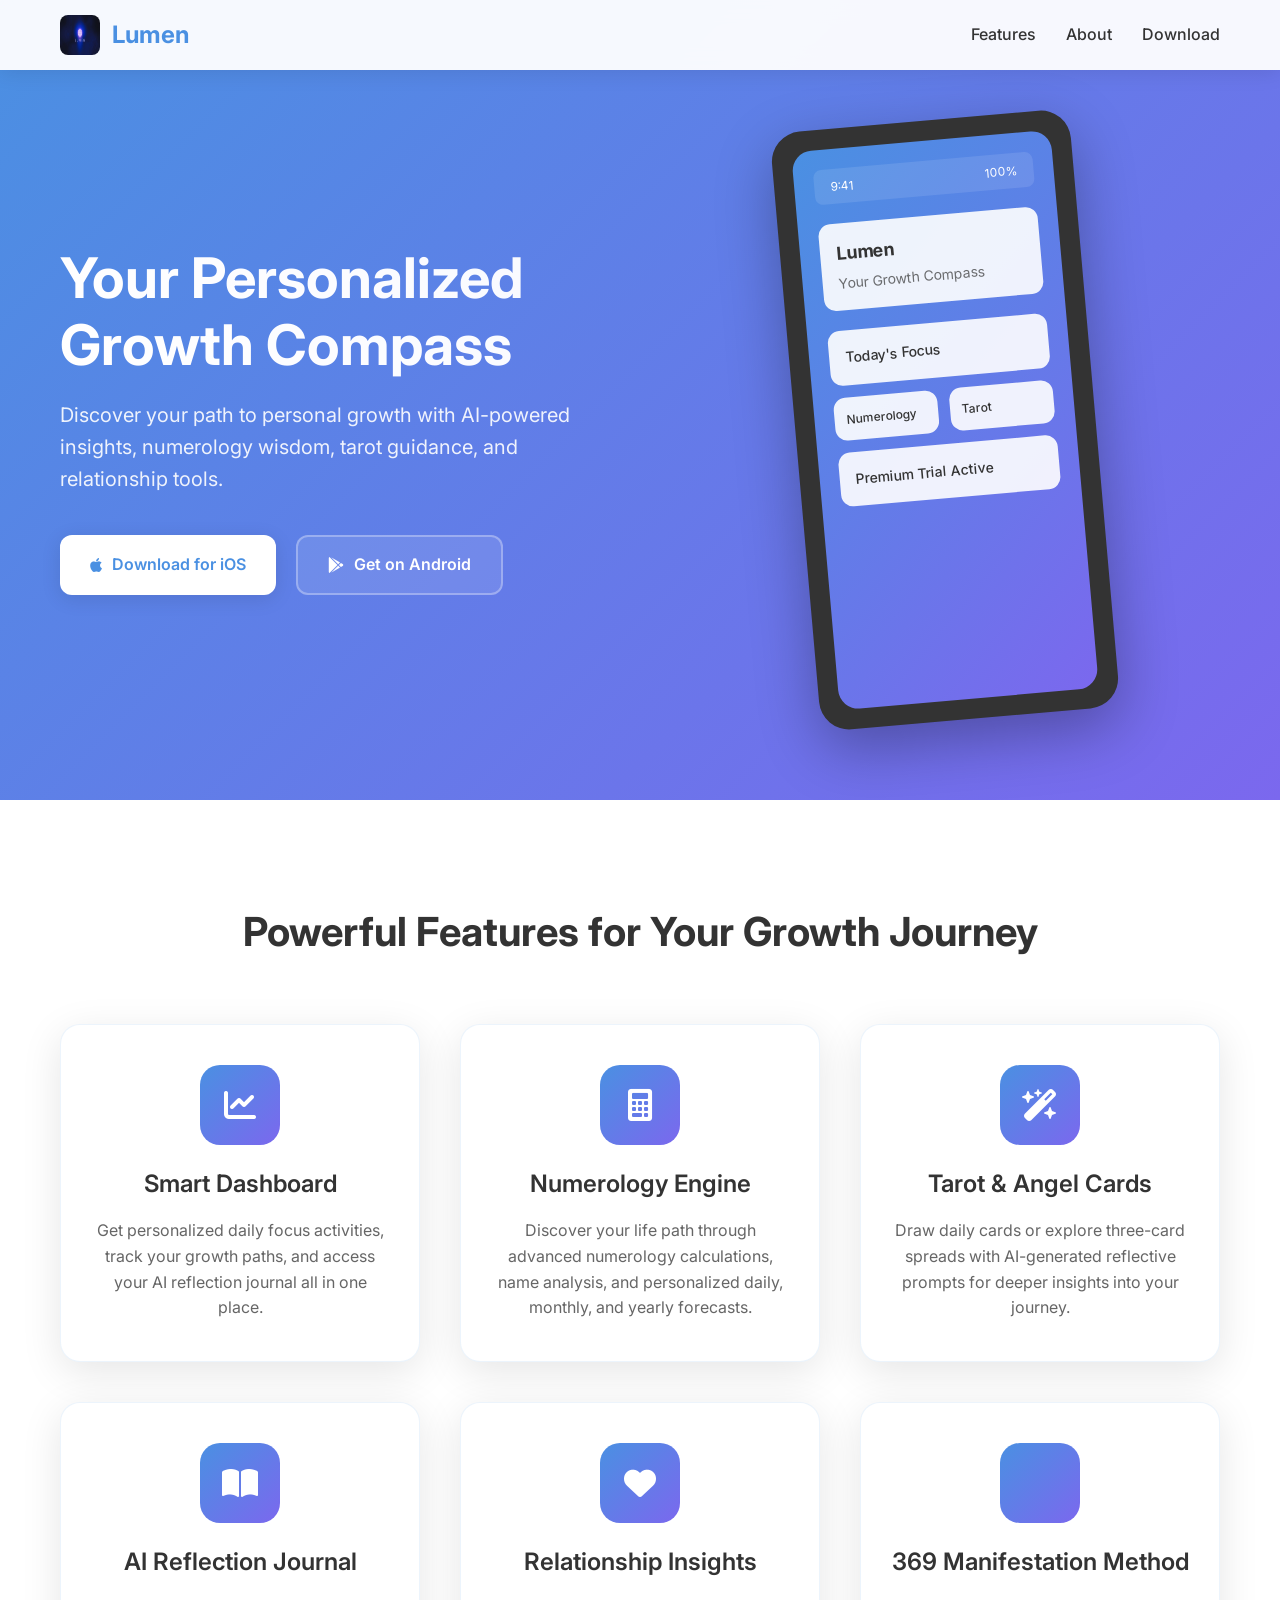
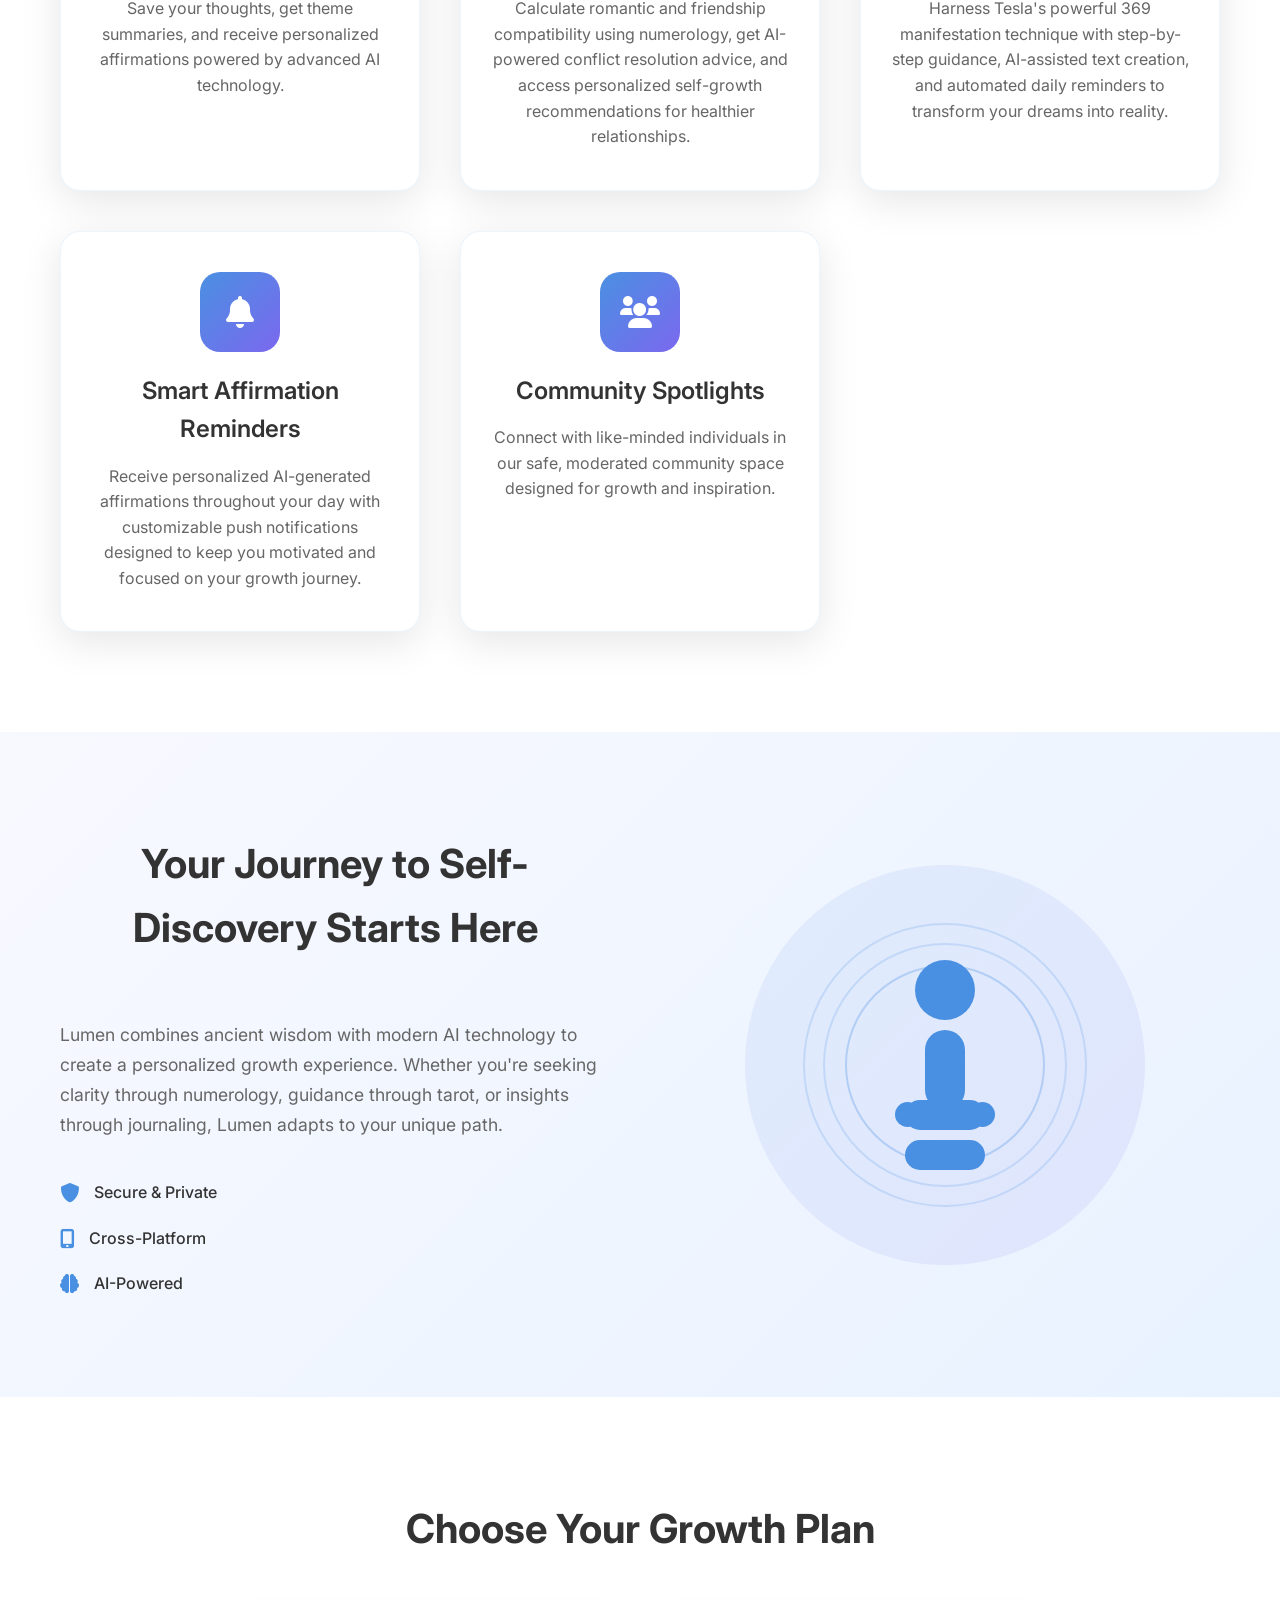
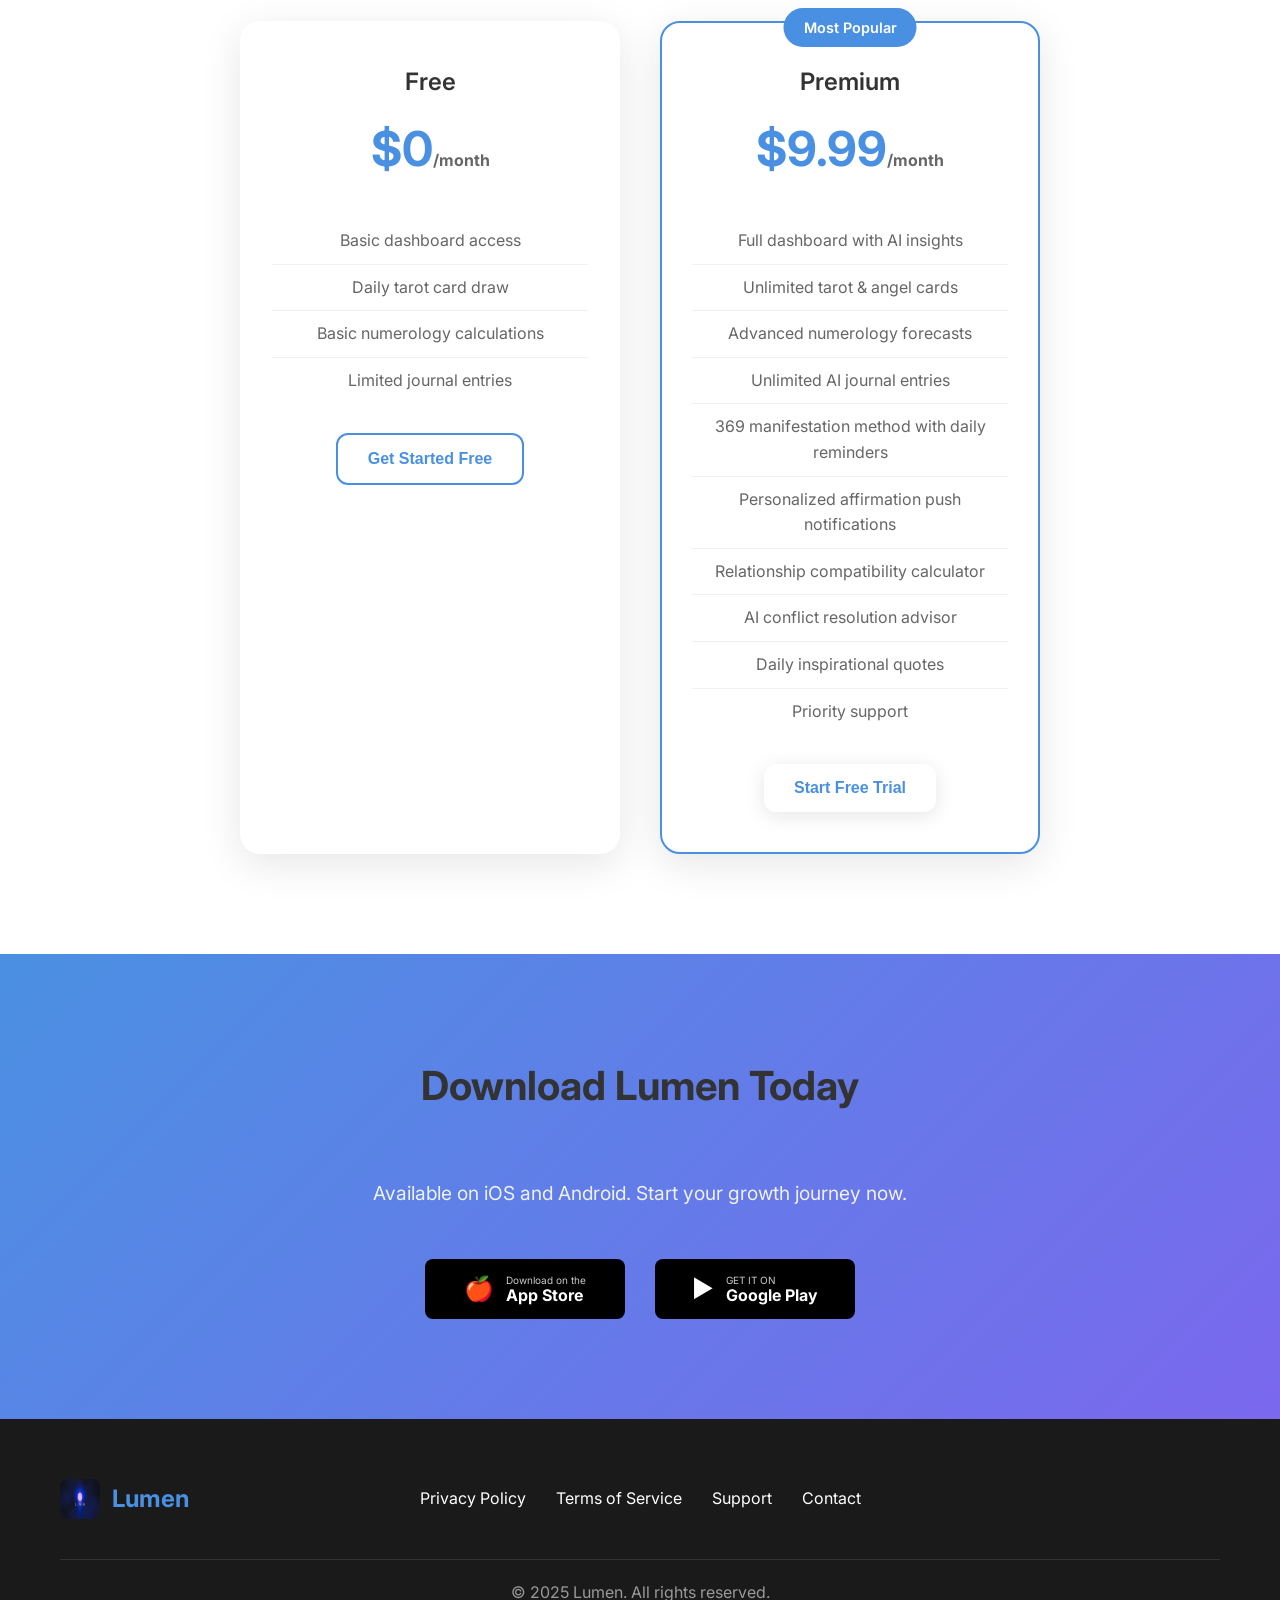
<file: index.html>
<!DOCTYPE html>
<html lang="en">
<head>
    <meta charset="UTF-8">
    <meta name="viewport" content="width=device-width, initial-scale=1.0">
    <title>Lumen: Your Personalized Growth Compass</title>
    <meta name="description" content="Discover your path to personal growth with Lumen - featuring numerology, tarot readings, AI-powered journaling, relationship insights, and compatibility tools.">
    <meta name="keywords" content="personal growth, numerology, tarot, AI journaling, relationship compatibility, self-improvement, spiritual guidance">
    <meta name="author" content="Lumen App">
    <meta property="og:title" content="Lumen: Your Personalized Growth Compass">
    <meta property="og:description" content="Discover your path to personal growth with AI-powered insights, numerology wisdom, and tarot guidance.">
    <meta property="og:type" content="website">
    <meta property="og:image" content="logo.png">
    <meta name="twitter:card" content="summary_large_image">
    <meta name="twitter:title" content="Lumen: Your Personalized Growth Compass">
    <meta name="twitter:description" content="Discover your path to personal growth with AI-powered insights, numerology wisdom, and tarot guidance."></meta>
    <link rel="stylesheet" href="styles.css">
    <link href="https://fonts.googleapis.com/css2?family=Inter:wght@300;400;500;600;700&display=swap" rel="stylesheet">
    <link rel="stylesheet" href="https://cdnjs.cloudflare.com/ajax/libs/font-awesome/6.0.0/css/all.min.css">
</head>
<body>
    <!-- Header -->
    <header class="header">
        <nav class="nav">
            <div class="nav-container">
                <div class="nav-logo">
                    <img src="logo.png" alt="Lumen Logo" class="logo">
                    <span class="logo-text">Lumen</span>
                </div>
                <div class="nav-links">
                    <a href="#features" class="nav-link">Features</a>
                    <a href="#about" class="nav-link">About</a>
                    <a href="#download" class="nav-link">Download</a>
                </div>
            </div>
        </nav>
    </header>

    <!-- Hero Section -->
    <section class="hero">
        <div class="hero-container">
            <div class="hero-content">
                <h1 class="hero-title">Your Personalized Growth Compass</h1>
                <p class="hero-subtitle">Discover your path to personal growth with AI-powered insights, numerology wisdom, tarot guidance, and relationship tools.</p>
                <div class="hero-buttons">
                    <a href="#download" class="btn btn-primary">
                        <i class="fab fa-apple"></i>
                        Download for iOS
                    </a>
                    <a href="#download" class="btn btn-secondary">
                        <i class="fab fa-google-play"></i>
                        Get on Android
                    </a>
                </div>
            </div>
            <div class="hero-image">
                <div class="phone-mockup">
                    <div class="phone-screen">
                        <div class="app-mockup-content">
                        <div class="mockup-header">
                            <div class="mockup-status-bar">9:41</div>
                            <div class="mockup-battery">100%</div>
                        </div>
                        <div class="mockup-app-header">
                            <h3>Lumen</h3>
                            <p>Your Growth Compass</p>
                        </div>
                        <div class="mockup-cards">
                            <div class="mockup-card">Today's Focus</div>
                            <div class="mockup-card-row">
                                <div class="mockup-card small">Numerology</div>
                                <div class="mockup-card small">Tarot</div>
                            </div>
                            <div class="mockup-card">Premium Trial Active</div>
                        </div>
                    </div>
                    </div>
                </div>
            </div>
        </div>
    </section>

    <!-- Features Section -->
    <section id="features" class="features">
        <div class="container">
            <h2 class="section-title">Powerful Features for Your Growth Journey</h2>
            <div class="features-grid">
                <div class="feature-card">
                    <div class="feature-icon">
                        <i class="fas fa-chart-line"></i>
                    </div>
                    <h3 class="feature-title">Smart Dashboard</h3>
                    <p class="feature-description">Get personalized daily focus activities, track your growth paths, and access your AI reflection journal all in one place.</p>
                </div>
                
                <div class="feature-card">
                    <div class="feature-icon">
                        <i class="fas fa-calculator"></i>
                    </div>
                    <h3 class="feature-title">Numerology Engine</h3>
                    <p class="feature-description">Discover your life path through advanced numerology calculations, name analysis, and personalized daily, monthly, and yearly forecasts.</p>
                </div>
                
                <div class="feature-card">
                    <div class="feature-icon">
                        <i class="fas fa-wand-magic-sparkles"></i>
                    </div>
                    <h3 class="feature-title">Tarot & Angel Cards</h3>
                    <p class="feature-description">Draw daily cards or explore three-card spreads with AI-generated reflective prompts for deeper insights into your journey.</p>
                </div>
                
                <div class="feature-card">
                    <div class="feature-icon">
                        <i class="fas fa-book-open"></i>
                    </div>
                    <h3 class="feature-title">AI Reflection Journal</h3>
                    <p class="feature-description">Save your thoughts, get theme summaries, and receive personalized affirmations powered by advanced AI technology.</p>
                </div>
                
                <div class="feature-card">
                    <div class="feature-icon">
                        <i class="fas fa-heart"></i>
                    </div>
                    <h3 class="feature-title">Relationship Insights</h3>
                    <p class="feature-description">Calculate romantic and friendship compatibility using numerology, get AI-powered conflict resolution advice, and access personalized self-growth recommendations for healthier relationships.</p>
                </div>
                
                <div class="feature-card">
                    <div class="feature-icon">
                        <i class="fas fa-sparkles"></i>
                    </div>
                    <h3 class="feature-title">369 Manifestation Method</h3>
                    <p class="feature-description">Harness Tesla's powerful 369 manifestation technique with step-by-step guidance, AI-assisted text creation, and automated daily reminders to transform your dreams into reality.</p>
                </div>
                
                <div class="feature-card">
                    <div class="feature-icon">
                        <i class="fas fa-bell"></i>
                    </div>
                    <h3 class="feature-title">Smart Affirmation Reminders</h3>
                    <p class="feature-description">Receive personalized AI-generated affirmations throughout your day with customizable push notifications designed to keep you motivated and focused on your growth journey.</p>
                </div>
                
                <div class="feature-card">
                    <div class="feature-icon">
                        <i class="fas fa-users"></i>
                    </div>
                    <h3 class="feature-title">Community Spotlights</h3>
                    <p class="feature-description">Connect with like-minded individuals in our safe, moderated community space designed for growth and inspiration.</p>
                </div>
            </div>
        </div>
    </section>

    <!-- About Section -->
    <section id="about" class="about">
        <div class="container">
            <div class="about-content">
                <div class="about-text">
                    <h2 class="section-title">Your Journey to Self-Discovery Starts Here</h2>
                    <p class="about-description">
                        Lumen combines ancient wisdom with modern AI technology to create a personalized growth experience. 
                        Whether you're seeking clarity through numerology, guidance through tarot, or insights through journaling, 
                        Lumen adapts to your unique path.
                    </p>
                    <div class="about-features">
                        <div class="about-feature">
                            <i class="fas fa-shield-alt"></i>
                            <span>Secure & Private</span>
                        </div>
                        <div class="about-feature">
                            <i class="fas fa-mobile-alt"></i>
                            <span>Cross-Platform</span>
                        </div>
                        <div class="about-feature">
                            <i class="fas fa-brain"></i>
                            <span>AI-Powered</span>
                        </div>
                    </div>
                </div>
                <div class="about-image">
                    <div class="gradient-circle"></div>
                    <div class="meditation-illustration">
                        <div class="meditation-figure">
                            <div class="meditation-head"></div>
                            <div class="meditation-body"></div>
                            <div class="meditation-arms"></div>
                            <div class="meditation-legs"></div>
                        </div>
                        <div class="meditation-aura"></div>
                    </div>
                </div>
            </div>
        </div>
    </section>

    <!-- Pricing Section -->
    <section class="pricing">
        <div class="container">
            <h2 class="section-title">Choose Your Growth Plan</h2>
            <div class="pricing-cards">
                <div class="pricing-card">
                    <h3 class="pricing-title">Free</h3>
                    <div class="pricing-price">$0<span>/month</span></div>
                    <ul class="pricing-features">
                        <li>Basic dashboard access</li>
                        <li>Daily tarot card draw</li>
                        <li>Basic numerology calculations</li>
                        <li>Limited journal entries</li>
                    </ul>
                    <button class="btn btn-outline" onclick="document.getElementById('download').scrollIntoView({ behavior: 'smooth' })">Get Started Free</button>
                </div>
                
                <div class="pricing-card featured">
                    <div class="pricing-badge">Most Popular</div>
                    <h3 class="pricing-title">Premium</h3>
                    <div class="pricing-price">$9.99<span>/month</span></div>
                    <ul class="pricing-features">
                        <li>Full dashboard with AI insights</li>
                        <li>Unlimited tarot & angel cards</li>
                        <li>Advanced numerology forecasts</li>
                        <li>Unlimited AI journal entries</li>
                        <li>369 manifestation method with daily reminders</li>
                        <li>Personalized affirmation push notifications</li>
                        <li>Relationship compatibility calculator</li>
                        <li>AI conflict resolution advisor</li>
                        <li>Daily inspirational quotes</li>
                        <li>Priority support</li>
                    </ul>
                    <button class="btn btn-primary" onclick="document.getElementById('download').scrollIntoView({ behavior: 'smooth' })">Start Free Trial</button>
                </div>
            </div>
        </div>
    </section>

    <!-- Download Section -->
    <section id="download" class="download">
        <div class="container">
            <h2 class="section-title">Download Lumen Today</h2>
            <p class="download-subtitle">Available on iOS and Android. Start your growth journey now.</p>
            <div class="download-buttons">
                <a href="#" class="download-btn app-store-btn" onclick="alert('App Store link will be available when the app is published!')">
                    <div class="badge-content">
                        <span class="badge-icon">🍎</span>
                        <div class="badge-text">
                            <div class="badge-small">Download on the</div>
                            <div class="badge-large">App Store</div>
                        </div>
                    </div>
                </a>
                <a href="#" class="download-btn google-play-btn" onclick="alert('Google Play link will be available when the app is published!')">
                    <div class="badge-content">
                        <span class="badge-icon">▶</span>
                        <div class="badge-text">
                            <div class="badge-small">GET IT ON</div>
                            <div class="badge-large">Google Play</div>
                        </div>
                    </div>
                </a>
            </div>
        </div>
    </section>

    <!-- Footer -->
    <footer class="footer">
        <div class="container">
            <div class="footer-content">
                <div class="footer-logo">
                    <img src="logo.png" alt="Lumen Logo" class="logo">
                    <span class="logo-text">Lumen</span>
                </div>
                <div class="footer-links">
                    <a href="privacy-policy.html" class="footer-link">Privacy Policy</a>
                    <a href="terms-of-service.html" class="footer-link">Terms of Service</a>
                    <a href="support.html" class="footer-link">Support</a>
                    <a href="contact.html" class="footer-link">Contact</a>
                </div>
                <div class="footer-social">
                </div>
            </div>
            <div class="footer-bottom">
                <p>&copy; 2025 Lumen. All rights reserved.</p>
            </div>
        </div>
    </footer>

    <script src="script.js"></script>
    
    <!-- Intercom Chat Widget -->
    <script>
      window.intercomSettings = {
        api_base: "https://api-iam.intercom.io",
        app_id: "ft4amfw8"
      };
    </script>
    <script>
      // We pre-filled your app ID in the widget URL: 'https://widget.intercom.io/widget/ft4amfw8'
      (function(){var w=window;var ic=w.Intercom;if(typeof ic==="function"){ic('reattach_activator');ic('update',w.intercomSettings);}else{var d=document;var i=function(){i.c(arguments);};i.q=[];i.c=function(args){i.q.push(args);};w.Intercom=i;var l=function(){var s=d.createElement('script');s.type='text/javascript';s.async=true;s.src='https://widget.intercom.io/widget/ft4amfw8';var x=d.getElementsByTagName('script')[0];x.parentNode.insertBefore(s,x);};if(document.readyState==='complete'){l();}else if(w.attachEvent){w.attachEvent('onload',l);}else{w.addEventListener('load',l,false);}}})();
    </script>
</body>
</html>
</file>
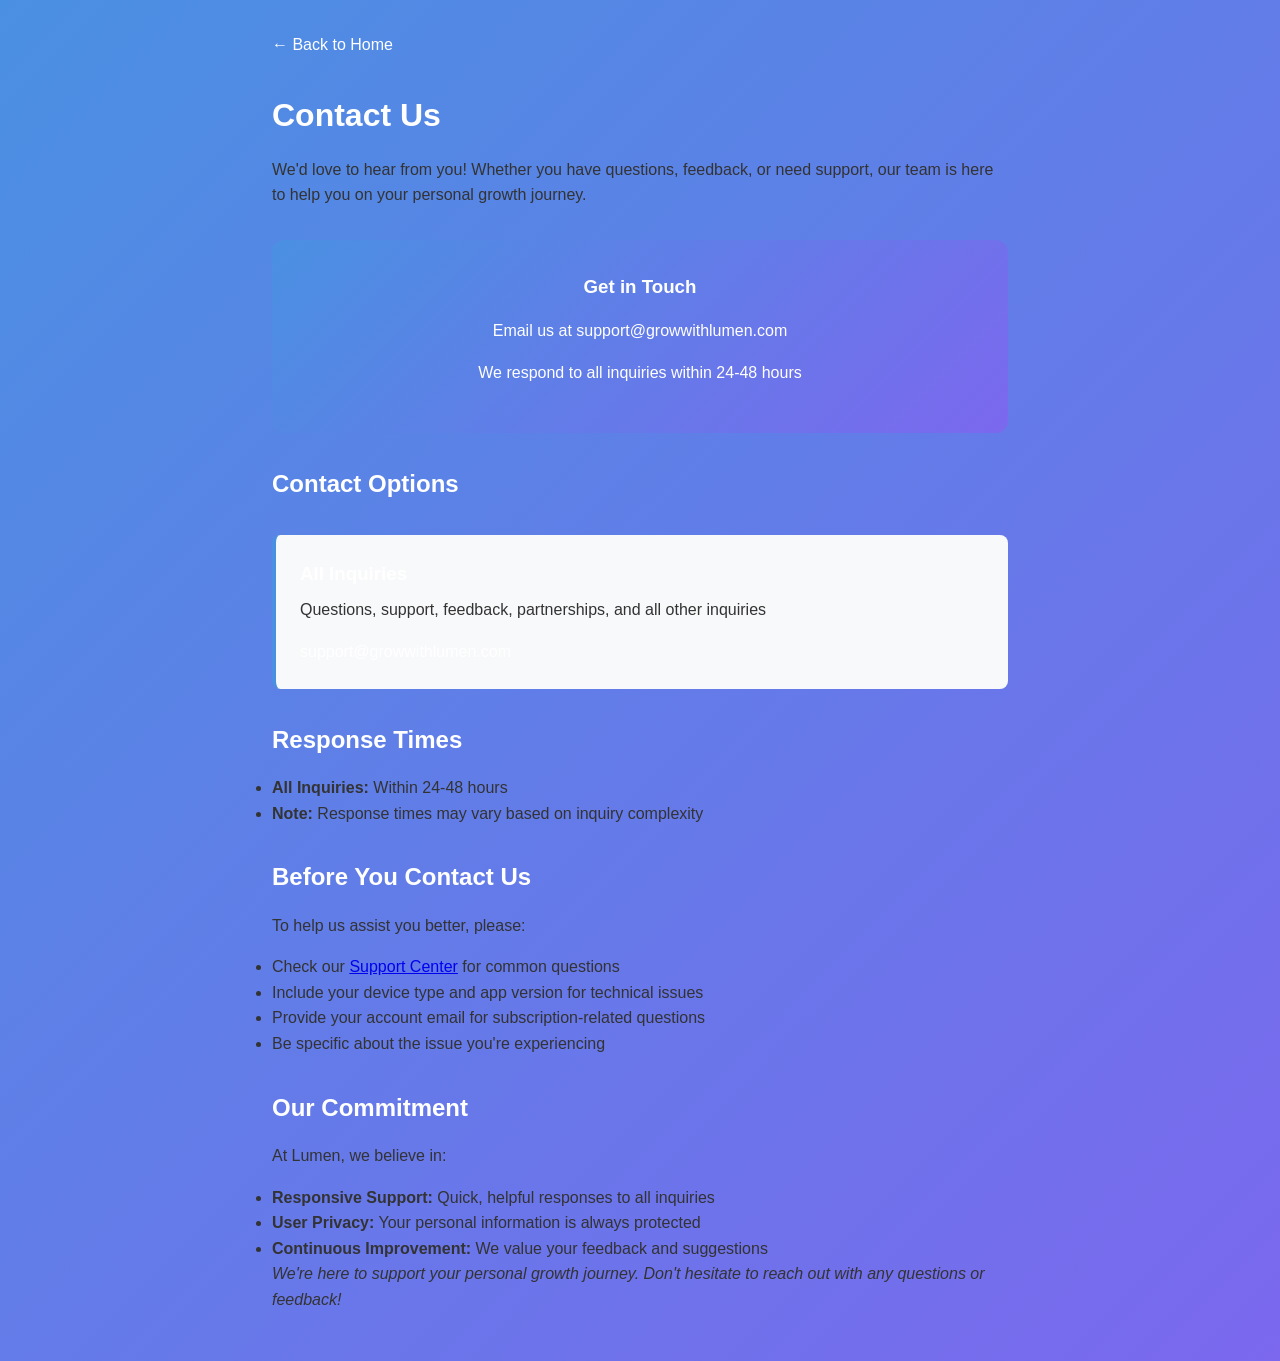
<file: contact.html>
<!DOCTYPE html>
<html lang="en">
<head>
    <meta charset="UTF-8">
    <meta name="viewport" content="width=device-width, initial-scale=1.0">
    <title>Contact Us - Lumen: Your Personalized Growth Compass</title>
    <link rel="stylesheet" href="styles.css">
    <style>
        .contact-content {
            max-width: 800px;
            margin: 0 auto;
            padding: 2rem;
            line-height: 1.6;
            color: #333;
        }
        .contact-content h1 {
            color: #fff;
            margin-bottom: 1rem;
        }
        .contact-content h2 {
            color: #fff;
            margin-top: 2rem;
            margin-bottom: 1rem;
        }
        .contact-content p {
            margin-bottom: 1rem;
        }
        .back-link {
            display: inline-block;
            margin-bottom: 2rem;
            color: #fff;
            text-decoration: none;
            font-weight: 500;
        }
        .back-link:hover {
            text-decoration: underline;
        }
        .contact-card {
            background: linear-gradient(135deg, #4A90E2, #7B68EE);
            color: white;
            padding: 2rem;
            border-radius: 12px;
            margin: 2rem 0;
            text-align: center;
        }
        .contact-card h3 {
            margin-bottom: 1rem;
        }
        .contact-card a {
            color: white;
            text-decoration: none;
            font-weight: 500;
        }
        .contact-card a:hover {
            text-decoration: underline;
        }
        .contact-grid {
            display: grid;
            grid-template-columns: repeat(auto-fit, minmax(250px, 1fr));
            gap: 1.5rem;
            margin: 2rem 0;
        }
        .contact-item {
            background: #f8f9fa;
            padding: 1.5rem;
            border-radius: 8px;
            border-left: 4px solid #4A90E2;
        }
        .contact-item h3 {
            color: #fff;
            margin-bottom: 0.5rem;
        }
        .contact-item a {
            color: #fff;
            text-decoration: none;
        }
        .contact-item a:hover {
            text-decoration: underline;
        }
        .social-links {
            display: flex;
            justify-content: center;
            gap: 2rem;
            margin: 2rem 0;
        }
        .social-links a {
            color: #fff;
            text-decoration: none;
            font-weight: 500;
        }
        .social-links a:hover {
            text-decoration: underline;
        }
    </style>
</head>
<body>
    <div class="contact-content">
        <a href="index.html" class="back-link">← Back to Home</a>
        
        <h1>Contact Us</h1>
        <p>We'd love to hear from you! Whether you have questions, feedback, or need support, our team is here to help you on your personal growth journey.</p>
        
        <div class="contact-card">
            <h3>Get in Touch</h3>
            <p>Email us at <a href="mailto:support@growwithlumen.com">support@growwithlumen.com</a></p>
            <p>We respond to all inquiries within 24-48 hours</p>
        </div>
        
        <h2>Contact Options</h2>
        
        <div class="contact-grid">
            <div class="contact-item">
                <h3>All Inquiries</h3>
                <p>Questions, support, feedback, partnerships, and all other inquiries</p>
                <a href="mailto:support@growwithlumen.com">support@growwithlumen.com</a>
            </div>
        </div>
        
        <h2>Response Times</h2>
        <ul>
            <li><strong>All Inquiries:</strong> Within 24-48 hours</li>
            <li><strong>Note:</strong> Response times may vary based on inquiry complexity</li>
        </ul>
        
        <h2>Before You Contact Us</h2>
        <p>To help us assist you better, please:</p>
        <ul>
            <li>Check our <a href="support.html">Support Center</a> for common questions</li>
            <li>Include your device type and app version for technical issues</li>
            <li>Provide your account email for subscription-related questions</li>
            <li>Be specific about the issue you're experiencing</li>
        </ul>
        
        
        <h2>Our Commitment</h2>
        <p>At Lumen, we believe in:</p>
        <ul>
            <li><strong>Responsive Support:</strong> Quick, helpful responses to all inquiries</li>
            <li><strong>User Privacy:</strong> Your personal information is always protected</li>
            <li><strong>Continuous Improvement:</strong> We value your feedback and suggestions</li>
        </ul>
        
        <p><em>We're here to support your personal growth journey. Don't hesitate to reach out with any questions or feedback!</em></p>
    </div>
    
    <!-- Intercom Chat Widget -->
    <script>
      window.intercomSettings = {
        api_base: "https://api-iam.intercom.io",
        app_id: "ft4amfw8"
      };
    </script>
    <script>
      // We pre-filled your app ID in the widget URL: 'https://widget.intercom.io/widget/ft4amfw8'
      (function(){var w=window;var ic=w.Intercom;if(typeof ic==="function"){ic('reattach_activator');ic('update',w.intercomSettings);}else{var d=document;var i=function(){i.c(arguments);};i.q=[];i.c=function(args){i.q.push(args);};w.Intercom=i;var l=function(){var s=d.createElement('script');s.type='text/javascript';s.async=true;s.src='https://widget.intercom.io/widget/ft4amfw8';var x=d.getElementsByTagName('script')[0];x.parentNode.insertBefore(s,x);};if(document.readyState==='complete'){l();}else if(w.attachEvent){w.attachEvent('onload',l);}else{w.addEventListener('load',l,false);}}})();
    </script>
</body>
</html>
</file>
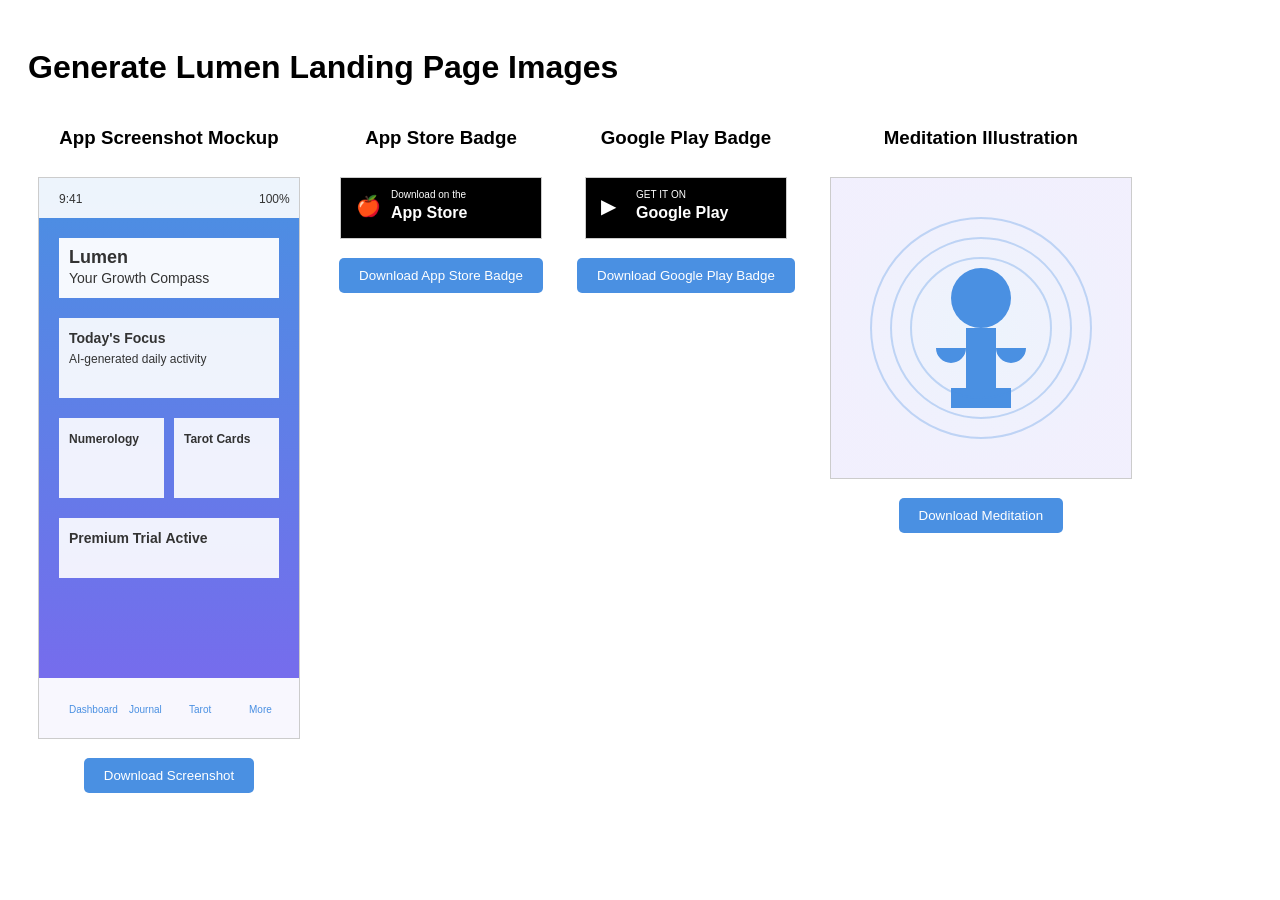
<file: create-images.html>
<!DOCTYPE html>
<html>
<head>
    <title>Generate Placeholder Images</title>
    <style>
        body { font-family: Arial, sans-serif; padding: 20px; }
        canvas { border: 1px solid #ccc; margin: 10px; }
        .container { display: flex; flex-wrap: wrap; gap: 20px; }
        .image-section { text-align: center; }
        button { padding: 10px 20px; margin: 5px; background: #4A90E2; color: white; border: none; border-radius: 5px; cursor: pointer; }
    </style>
</head>
<body>
    <h1>Generate Lumen Landing Page Images</h1>
    <div class="container">
        <div class="image-section">
            <h3>App Screenshot Mockup</h3>
            <canvas id="screenshot" width="260" height="560"></canvas>
            <br>
            <button onclick="downloadCanvas('screenshot', 'app-screenshot.png')">Download Screenshot</button>
        </div>
        
        <div class="image-section">
            <h3>App Store Badge</h3>
            <canvas id="appstore" width="200" height="60"></canvas>
            <br>
            <button onclick="downloadCanvas('appstore', 'app-store-badge.png')">Download App Store Badge</button>
        </div>
        
        <div class="image-section">
            <h3>Google Play Badge</h3>
            <canvas id="googleplay" width="200" height="60"></canvas>
            <br>
            <button onclick="downloadCanvas('googleplay', 'google-play-badge.png')">Download Google Play Badge</button>
        </div>
        
        <div class="image-section">
            <h3>Meditation Illustration</h3>
            <canvas id="meditation" width="300" height="300"></canvas>
            <br>
            <button onclick="downloadCanvas('meditation', 'meditation-illustration.svg')">Download Meditation</button>
        </div>
    </div>
    
    <script>
        // Create app screenshot mockup with royal blue gradient
        function createScreenshot() {
            const canvas = document.getElementById('screenshot');
            const ctx = canvas.getContext('2d');
            
            // Background gradient (royal blue)
            const gradient = ctx.createLinearGradient(0, 0, 0, 560);
            gradient.addColorStop(0, '#4A90E2');
            gradient.addColorStop(1, '#7B68EE');
            ctx.fillStyle = gradient;
            ctx.fillRect(0, 0, 260, 560);
            
            // Status bar
            ctx.fillStyle = 'rgba(255, 255, 255, 0.9)';
            ctx.fillRect(0, 0, 260, 40);
            ctx.fillStyle = '#333';
            ctx.font = '12px Arial';
            ctx.fillText('9:41', 20, 25);
            ctx.fillText('100%', 220, 25);
            
            // Header
            ctx.fillStyle = 'rgba(255, 255, 255, 0.95)';
            ctx.fillRect(20, 60, 220, 60);
            ctx.fillStyle = '#333';
            ctx.font = 'bold 18px Arial';
            ctx.fillText('Lumen', 30, 85);
            ctx.font = '14px Arial';
            ctx.fillText('Your Growth Compass', 30, 105);
            
            // Dashboard cards
            ctx.fillStyle = 'rgba(255, 255, 255, 0.9)';
            ctx.fillRect(20, 140, 220, 80);
            ctx.fillRect(20, 240, 105, 80);
            ctx.fillRect(135, 240, 105, 80);
            ctx.fillRect(20, 340, 220, 60);
            
            // Card content
            ctx.fillStyle = '#333';
            ctx.font = 'bold 14px Arial';
            ctx.fillText("Today's Focus", 30, 165);
            ctx.font = '12px Arial';
            ctx.fillText('AI-generated daily activity', 30, 185);
            
            ctx.font = 'bold 12px Arial';
            ctx.fillText('Numerology', 30, 265);
            ctx.fillText('Tarot Cards', 145, 265);
            
            ctx.font = 'bold 14px Arial';
            ctx.fillText('Premium Trial Active', 30, 365);
            
            // Bottom navigation
            ctx.fillStyle = 'rgba(255, 255, 255, 0.95)';
            ctx.fillRect(0, 500, 260, 60);
            ctx.fillStyle = '#4A90E2';
            ctx.font = '10px Arial';
            ctx.fillText('Dashboard', 30, 535);
            ctx.fillText('Journal', 90, 535);
            ctx.fillText('Tarot', 150, 535);
            ctx.fillText('More', 210, 535);
        }
        
        // Create App Store badge
        function createAppStoreBadge() {
            const canvas = document.getElementById('appstore');
            const ctx = canvas.getContext('2d');
            
            // Black background with rounded corners
            ctx.fillStyle = '#000';
            ctx.fillRect(0, 0, 200, 60);
            
            // Apple logo (simplified)
            ctx.fillStyle = '#fff';
            ctx.font = '20px Arial';
            ctx.fillText('🍎', 15, 35);
            
            // Text
            ctx.fillStyle = '#fff';
            ctx.font = '10px Arial';
            ctx.fillText('Download on the', 50, 20);
            ctx.font = 'bold 16px Arial';
            ctx.fillText('App Store', 50, 40);
        }
        
        // Create Google Play badge
        function createGooglePlayBadge() {
            const canvas = document.getElementById('googleplay');
            const ctx = canvas.getContext('2d');
            
            // Black background
            ctx.fillStyle = '#000';
            ctx.fillRect(0, 0, 200, 60);
            
            // Google Play logo (simplified triangle)
            ctx.fillStyle = '#fff';
            ctx.font = '20px Arial';
            ctx.fillText('▶', 15, 35);
            
            // Text
            ctx.fillStyle = '#fff';
            ctx.font = '10px Arial';
            ctx.fillText('GET IT ON', 50, 20);
            ctx.font = 'bold 16px Arial';
            ctx.fillText('Google Play', 50, 40);
        }
        
        // Create meditation illustration
        function createMeditationIllustration() {
            const canvas = document.getElementById('meditation');
            const ctx = canvas.getContext('2d');
            
            // Background gradient
            const gradient = ctx.createRadialGradient(150, 150, 0, 150, 150, 150);
            gradient.addColorStop(0, 'rgba(74, 144, 226, 0.1)');
            gradient.addColorStop(1, 'rgba(123, 104, 238, 0.1)');
            ctx.fillStyle = gradient;
            ctx.fillRect(0, 0, 300, 300);
            
            // Meditation figure (simplified)
            ctx.fillStyle = '#4A90E2';
            ctx.beginPath();
            ctx.arc(150, 120, 30, 0, 2 * Math.PI); // Head
            ctx.fill();
            
            ctx.fillRect(135, 150, 30, 60); // Body
            
            // Arms in meditation pose
            ctx.beginPath();
            ctx.arc(120, 170, 15, 0, Math.PI);
            ctx.arc(180, 170, 15, 0, Math.PI);
            ctx.fill();
            
            // Legs crossed
            ctx.fillRect(120, 210, 60, 20);
            
            // Aura/energy circles
            ctx.strokeStyle = 'rgba(74, 144, 226, 0.3)';
            ctx.lineWidth = 2;
            for (let i = 1; i <= 3; i++) {
                ctx.beginPath();
                ctx.arc(150, 150, 50 + (i * 20), 0, 2 * Math.PI);
                ctx.stroke();
            }
        }
        
        // Download function
        function downloadCanvas(canvasId, filename) {
            const canvas = document.getElementById(canvasId);
            const link = document.createElement('a');
            link.download = filename;
            link.href = canvas.toDataURL();
            link.click();
        }
        
        // Generate all images on load
        window.onload = function() {
            createScreenshot();
            createAppStoreBadge();
            createGooglePlayBadge();
            createMeditationIllustration();
        };
    </script>
</body>
</html>
</file>
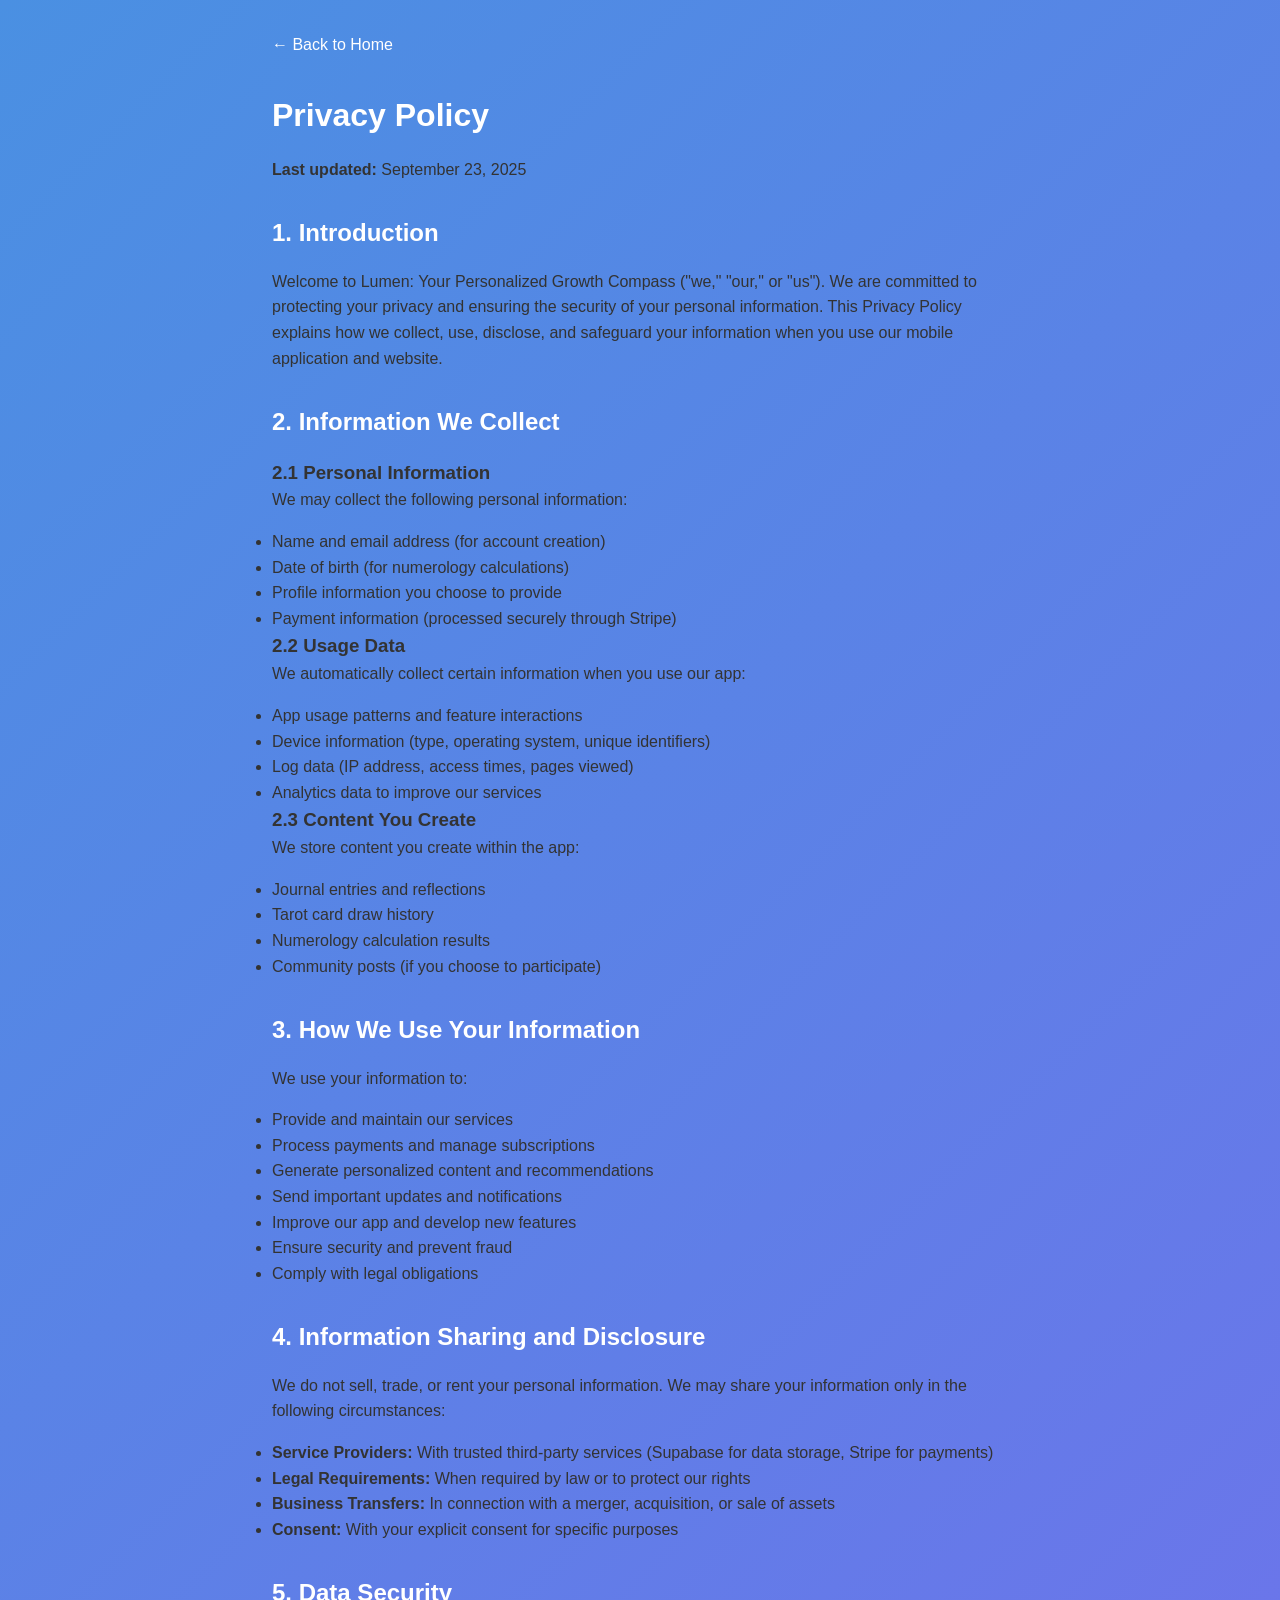
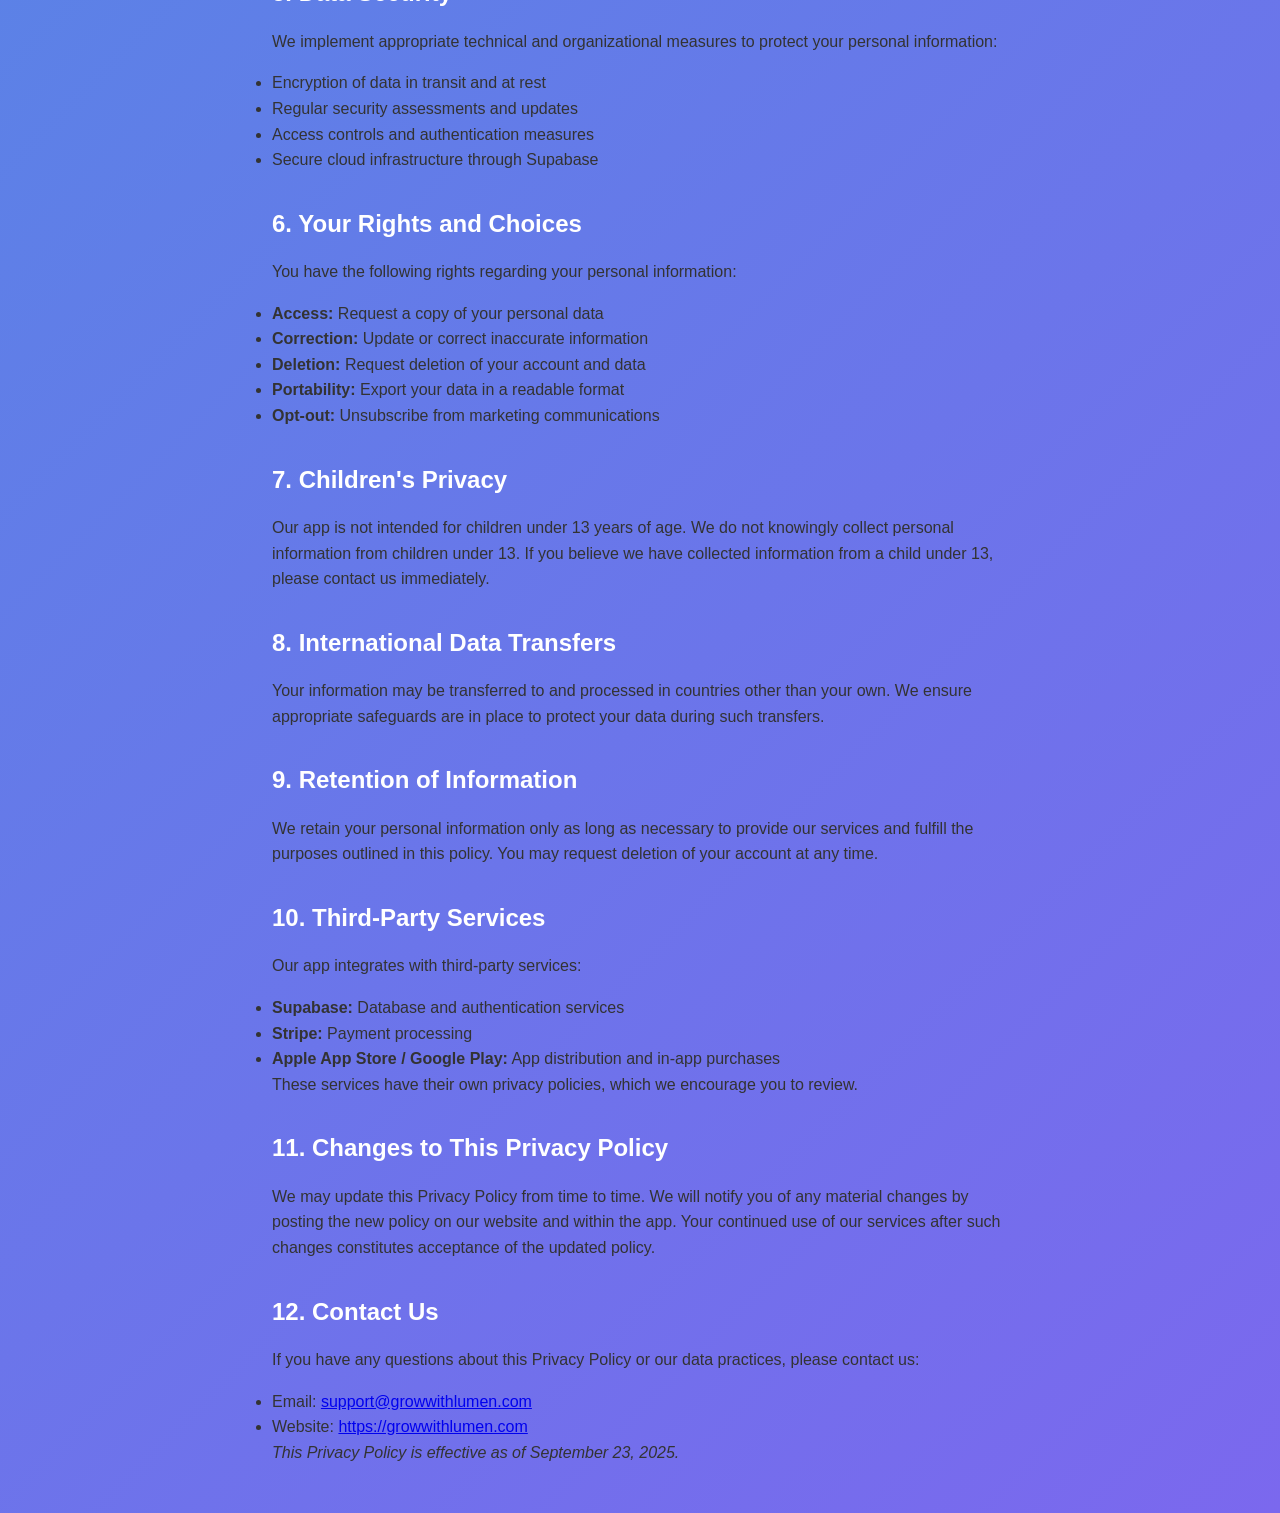
<file: privacy-policy.html>
<!DOCTYPE html>
<html lang="en">
<head>
    <meta charset="UTF-8">
    <meta name="viewport" content="width=device-width, initial-scale=1.0">
    <title>Privacy Policy - Lumen: Your Personalized Growth Compass</title>
    <link rel="stylesheet" href="styles.css">
    <style>
        .legal-content {
            max-width: 800px;
            margin: 0 auto;
            padding: 2rem;
            line-height: 1.6;
            color: #333;
        }
        .legal-content h1 {
            color: #fff;
            margin-bottom: 1rem;
        }
        .legal-content h2 {
            color: #fff;
            margin-top: 2rem;
            margin-bottom: 1rem;
        }
        .legal-content p {
            margin-bottom: 1rem;
        }
        .back-link {
            display: inline-block;
            margin-bottom: 2rem;
            color: #fff;
            text-decoration: none;
            font-weight: 500;
        }
        .back-link:hover {
            text-decoration: underline;
        }
    </style>
</head>
<body>
    <div class="legal-content">
        <a href="index.html" class="back-link">← Back to Home</a>
        
        <h1>Privacy Policy</h1>
        <p><strong>Last updated:</strong> September 23, 2025</p>
        
        <h2>1. Introduction</h2>
        <p>Welcome to Lumen: Your Personalized Growth Compass ("we," "our," or "us"). We are committed to protecting your privacy and ensuring the security of your personal information. This Privacy Policy explains how we collect, use, disclose, and safeguard your information when you use our mobile application and website.</p>
        
        <h2>2. Information We Collect</h2>
        
        <h3>2.1 Personal Information</h3>
        <p>We may collect the following personal information:</p>
        <ul>
            <li>Name and email address (for account creation)</li>
            <li>Date of birth (for numerology calculations)</li>
            <li>Profile information you choose to provide</li>
            <li>Payment information (processed securely through Stripe)</li>
        </ul>
        
        <h3>2.2 Usage Data</h3>
        <p>We automatically collect certain information when you use our app:</p>
        <ul>
            <li>App usage patterns and feature interactions</li>
            <li>Device information (type, operating system, unique identifiers)</li>
            <li>Log data (IP address, access times, pages viewed)</li>
            <li>Analytics data to improve our services</li>
        </ul>
        
        <h3>2.3 Content You Create</h3>
        <p>We store content you create within the app:</p>
        <ul>
            <li>Journal entries and reflections</li>
            <li>Tarot card draw history</li>
            <li>Numerology calculation results</li>
            <li>Community posts (if you choose to participate)</li>
        </ul>
        
        <h2>3. How We Use Your Information</h2>
        <p>We use your information to:</p>
        <ul>
            <li>Provide and maintain our services</li>
            <li>Process payments and manage subscriptions</li>
            <li>Generate personalized content and recommendations</li>
            <li>Send important updates and notifications</li>
            <li>Improve our app and develop new features</li>
            <li>Ensure security and prevent fraud</li>
            <li>Comply with legal obligations</li>
        </ul>
        
        <h2>4. Information Sharing and Disclosure</h2>
        <p>We do not sell, trade, or rent your personal information. We may share your information only in the following circumstances:</p>
        <ul>
            <li><strong>Service Providers:</strong> With trusted third-party services (Supabase for data storage, Stripe for payments)</li>
            <li><strong>Legal Requirements:</strong> When required by law or to protect our rights</li>
            <li><strong>Business Transfers:</strong> In connection with a merger, acquisition, or sale of assets</li>
            <li><strong>Consent:</strong> With your explicit consent for specific purposes</li>
        </ul>
        
        <h2>5. Data Security</h2>
        <p>We implement appropriate technical and organizational measures to protect your personal information:</p>
        <ul>
            <li>Encryption of data in transit and at rest</li>
            <li>Regular security assessments and updates</li>
            <li>Access controls and authentication measures</li>
            <li>Secure cloud infrastructure through Supabase</li>
        </ul>
        
        <h2>6. Your Rights and Choices</h2>
        <p>You have the following rights regarding your personal information:</p>
        <ul>
            <li><strong>Access:</strong> Request a copy of your personal data</li>
            <li><strong>Correction:</strong> Update or correct inaccurate information</li>
            <li><strong>Deletion:</strong> Request deletion of your account and data</li>
            <li><strong>Portability:</strong> Export your data in a readable format</li>
            <li><strong>Opt-out:</strong> Unsubscribe from marketing communications</li>
        </ul>
        
        <h2>7. Children's Privacy</h2>
        <p>Our app is not intended for children under 13 years of age. We do not knowingly collect personal information from children under 13. If you believe we have collected information from a child under 13, please contact us immediately.</p>
        
        <h2>8. International Data Transfers</h2>
        <p>Your information may be transferred to and processed in countries other than your own. We ensure appropriate safeguards are in place to protect your data during such transfers.</p>
        
        <h2>9. Retention of Information</h2>
        <p>We retain your personal information only as long as necessary to provide our services and fulfill the purposes outlined in this policy. You may request deletion of your account at any time.</p>
        
        <h2>10. Third-Party Services</h2>
        <p>Our app integrates with third-party services:</p>
        <ul>
            <li><strong>Supabase:</strong> Database and authentication services</li>
            <li><strong>Stripe:</strong> Payment processing</li>
            <li><strong>Apple App Store / Google Play:</strong> App distribution and in-app purchases</li>
        </ul>
        <p>These services have their own privacy policies, which we encourage you to review.</p>
        
        <h2>11. Changes to This Privacy Policy</h2>
        <p>We may update this Privacy Policy from time to time. We will notify you of any material changes by posting the new policy on our website and within the app. Your continued use of our services after such changes constitutes acceptance of the updated policy.</p>
        
        <h2>12. Contact Us</h2>
        <p>If you have any questions about this Privacy Policy or our data practices, please contact us:</p>
        <ul>
            <li>Email: <a href="mailto:support@growwithlumen.com">support@growwithlumen.com</a></li>
            <li>Website: <a href="https://growwithlumen.com">https://growwithlumen.com</a></li>
        </ul>
        
        <p><em>This Privacy Policy is effective as of September 23, 2025.</em></p>
    </div>
    
    <!-- Intercom Chat Widget -->
    <script>
      window.intercomSettings = {
        api_base: "https://api-iam.intercom.io",
        app_id: "ft4amfw8"
      };
    </script>
    <script>
      // We pre-filled your app ID in the widget URL: 'https://widget.intercom.io/widget/ft4amfw8'
      (function(){var w=window;var ic=w.Intercom;if(typeof ic==="function"){ic('reattach_activator');ic('update',w.intercomSettings);}else{var d=document;var i=function(){i.c(arguments);};i.q=[];i.c=function(args){i.q.push(args);};w.Intercom=i;var l=function(){var s=d.createElement('script');s.type='text/javascript';s.async=true;s.src='https://widget.intercom.io/widget/ft4amfw8';var x=d.getElementsByTagName('script')[0];x.parentNode.insertBefore(s,x);};if(document.readyState==='complete'){l();}else if(w.attachEvent){w.attachEvent('onload',l);}else{w.addEventListener('load',l,false);}}})();
    </script>
</body>
</html>
</file>
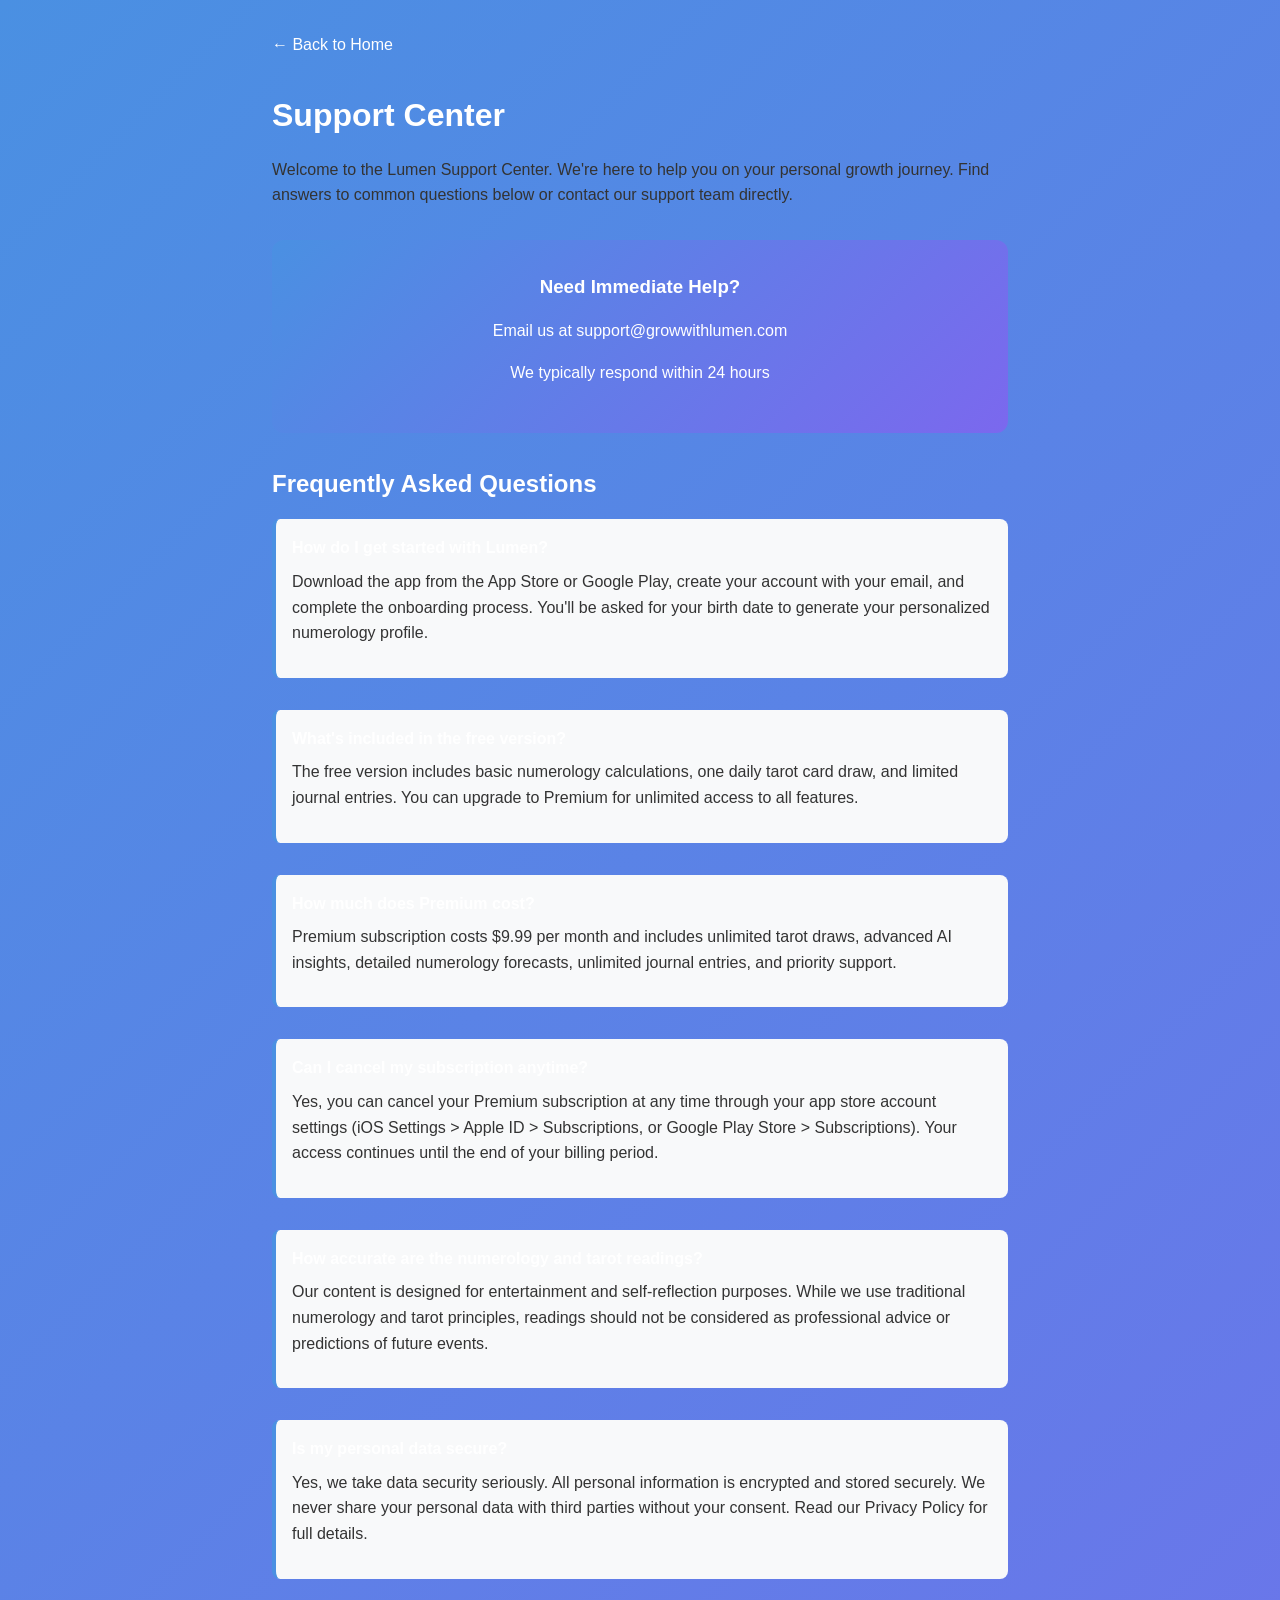
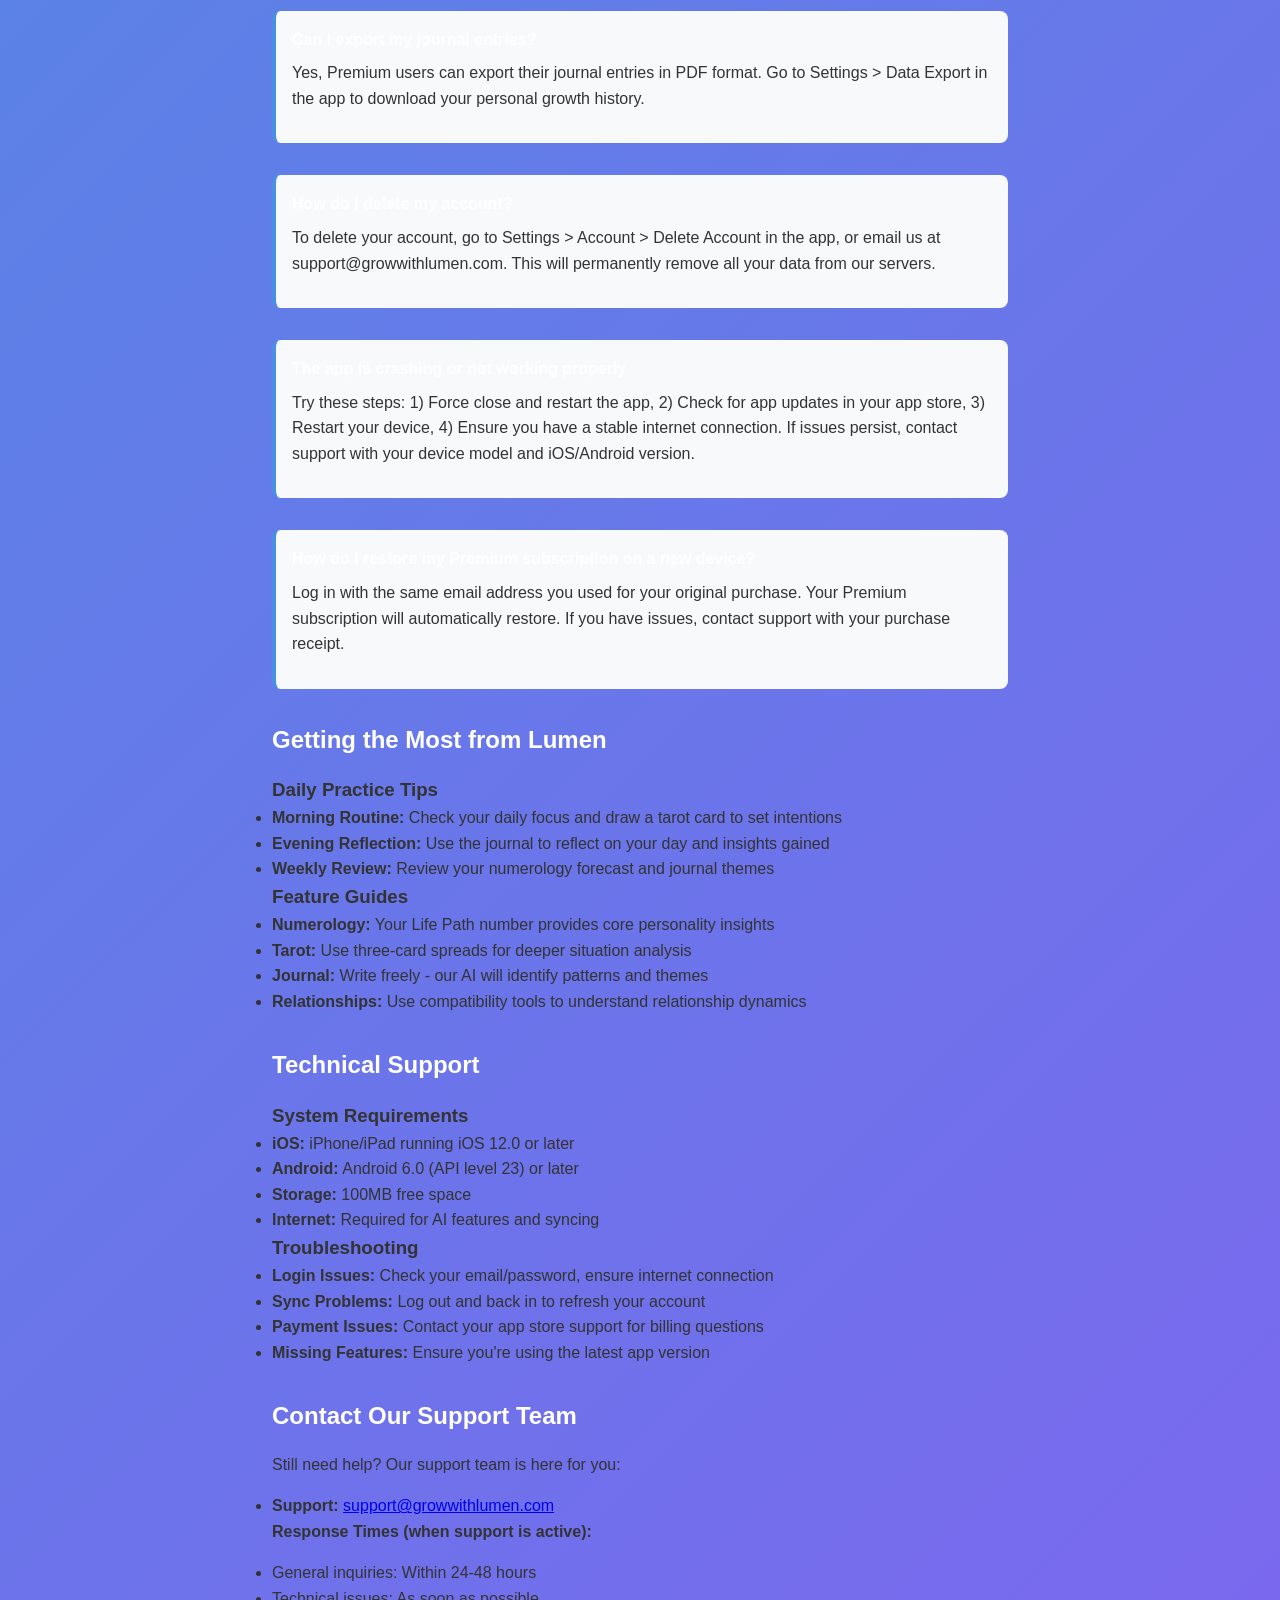
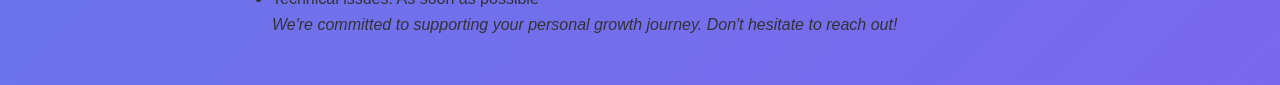
<file: support.html>
<!DOCTYPE html>
<html lang="en">
<head>
    <meta charset="UTF-8">
    <meta name="viewport" content="width=device-width, initial-scale=1.0">
    <title>Support - Lumen: Your Personalized Growth Compass</title>
    <link rel="stylesheet" href="styles.css">
    <style>
        .support-content {
            max-width: 800px;
            margin: 0 auto;
            padding: 2rem;
            line-height: 1.6;
            color: #333;
        }
        .support-content h1 {
            color: #fff;
            margin-bottom: 1rem;
        }
        .support-content h2 {
            color: #fff;
            margin-top: 2rem;
            margin-bottom: 1rem;
        }
        .support-content p {
            margin-bottom: 1rem;
        }
        .back-link {
            display: inline-block;
            margin-bottom: 2rem;
            color: #fff;
            text-decoration: none;
            font-weight: 500;
        }
        .back-link:hover {
            text-decoration: underline;
        }
        .faq-item {
            margin-bottom: 2rem;
            padding: 1rem;
            background: #f8f9fa;
            border-radius: 8px;
            border-left: 4px solid #4A90E2;
        }
        .faq-question {
            font-weight: 600;
            color: #fff;
            margin-bottom: 0.5rem;
        }
        .contact-card {
            background: linear-gradient(135deg, #4A90E2, #7B68EE);
            color: white;
            padding: 2rem;
            border-radius: 12px;
            margin: 2rem 0;
            text-align: center;
        }
        .contact-card h3 {
            margin-bottom: 1rem;
        }
        .contact-card a {
            color: white;
            text-decoration: none;
            font-weight: 500;
        }
        .contact-card a:hover {
            text-decoration: underline;
        }
    </style>
</head>
<body>
    <div class="support-content">
        <a href="index.html" class="back-link">← Back to Home</a>
        
        <h1>Support Center</h1>
        <p>Welcome to the Lumen Support Center. We're here to help you on your personal growth journey. Find answers to common questions below or contact our support team directly.</p>
        
        <div class="contact-card">
            <h3>Need Immediate Help?</h3>
            <p>Email us at <a href="mailto:support@growwithlumen.com">support@growwithlumen.com</a></p>
            <p>We typically respond within 24 hours</p>
        </div>
        
        <h2>Frequently Asked Questions</h2>
        
        <div class="faq-item">
            <div class="faq-question">How do I get started with Lumen?</div>
            <p>Download the app from the App Store or Google Play, create your account with your email, and complete the onboarding process. You'll be asked for your birth date to generate your personalized numerology profile.</p>
        </div>
        
        <div class="faq-item">
            <div class="faq-question">What's included in the free version?</div>
            <p>The free version includes basic numerology calculations, one daily tarot card draw, and limited journal entries. You can upgrade to Premium for unlimited access to all features.</p>
        </div>
        
        <div class="faq-item">
            <div class="faq-question">How much does Premium cost?</div>
            <p>Premium subscription costs $9.99 per month and includes unlimited tarot draws, advanced AI insights, detailed numerology forecasts, unlimited journal entries, and priority support.</p>
        </div>
        
        <div class="faq-item">
            <div class="faq-question">Can I cancel my subscription anytime?</div>
            <p>Yes, you can cancel your Premium subscription at any time through your app store account settings (iOS Settings &gt; Apple ID &gt; Subscriptions, or Google Play Store &gt; Subscriptions). Your access continues until the end of your billing period.</p>
        </div>
        
        <div class="faq-item">
            <div class="faq-question">How accurate are the numerology and tarot readings?</div>
            <p>Our content is designed for entertainment and self-reflection purposes. While we use traditional numerology and tarot principles, readings should not be considered as professional advice or predictions of future events.</p>
        </div>
        
        <div class="faq-item">
            <div class="faq-question">Is my personal data secure?</div>
            <p>Yes, we take data security seriously. All personal information is encrypted and stored securely. We never share your personal data with third parties without your consent. Read our Privacy Policy for full details.</p>
        </div>
        
        <div class="faq-item">
            <div class="faq-question">Can I export my journal entries?</div>
            <p>Yes, Premium users can export their journal entries in PDF format. Go to Settings &gt; Data Export in the app to download your personal growth history.</p>
        </div>
        
        <div class="faq-item">
            <div class="faq-question">How do I delete my account?</div>
            <p>To delete your account, go to Settings &gt; Account &gt; Delete Account in the app, or email us at support@growwithlumen.com. This will permanently remove all your data from our servers.</p>
        </div>
        
        <div class="faq-item">
            <div class="faq-question">The app is crashing or not working properly</div>
            <p>Try these steps: 1) Force close and restart the app, 2) Check for app updates in your app store, 3) Restart your device, 4) Ensure you have a stable internet connection. If issues persist, contact support with your device model and iOS/Android version.</p>
        </div>
        
        <div class="faq-item">
            <div class="faq-question">How do I restore my Premium subscription on a new device?</div>
            <p>Log in with the same email address you used for your original purchase. Your Premium subscription will automatically restore. If you have issues, contact support with your purchase receipt.</p>
        </div>
        
        <h2>Getting the Most from Lumen</h2>
        
        <h3>Daily Practice Tips</h3>
        <ul>
            <li><strong>Morning Routine:</strong> Check your daily focus and draw a tarot card to set intentions</li>
            <li><strong>Evening Reflection:</strong> Use the journal to reflect on your day and insights gained</li>
            <li><strong>Weekly Review:</strong> Review your numerology forecast and journal themes</li>
        </ul>
        
        <h3>Feature Guides</h3>
        <ul>
            <li><strong>Numerology:</strong> Your Life Path number provides core personality insights</li>
            <li><strong>Tarot:</strong> Use three-card spreads for deeper situation analysis</li>
            <li><strong>Journal:</strong> Write freely - our AI will identify patterns and themes</li>
            <li><strong>Relationships:</strong> Use compatibility tools to understand relationship dynamics</li>
        </ul>
        
        <h2>Technical Support</h2>
        
        <h3>System Requirements</h3>
        <ul>
            <li><strong>iOS:</strong> iPhone/iPad running iOS 12.0 or later</li>
            <li><strong>Android:</strong> Android 6.0 (API level 23) or later</li>
            <li><strong>Storage:</strong> 100MB free space</li>
            <li><strong>Internet:</strong> Required for AI features and syncing</li>
        </ul>
        
        <h3>Troubleshooting</h3>
        <ul>
            <li><strong>Login Issues:</strong> Check your email/password, ensure internet connection</li>
            <li><strong>Sync Problems:</strong> Log out and back in to refresh your account</li>
            <li><strong>Payment Issues:</strong> Contact your app store support for billing questions</li>
            <li><strong>Missing Features:</strong> Ensure you're using the latest app version</li>
        </ul>
        
        <h2>Contact Our Support Team</h2>
        <p>Still need help? Our support team is here for you:</p>
        
        <ul>
            <li><strong>Support:</strong> <a href="mailto:support@growwithlumen.com">support@growwithlumen.com</a></li>
        </ul>
        
        <p><strong>Response Times (when support is active):</strong></p>
        <ul>
            <li>General inquiries: Within 24-48 hours</li>
            <li>Technical issues: As soon as possible</li>
        </ul>
        
        
        <p><em>We're committed to supporting your personal growth journey. Don't hesitate to reach out!</em></p>
    </div>
    
    <!-- Intercom Chat Widget -->
    <script>
      window.intercomSettings = {
        api_base: "https://api-iam.intercom.io",
        app_id: "ft4amfw8"
      };
    </script>
    <script>
      // We pre-filled your app ID in the widget URL: 'https://widget.intercom.io/widget/ft4amfw8'
      (function(){var w=window;var ic=w.Intercom;if(typeof ic==="function"){ic('reattach_activator');ic('update',w.intercomSettings);}else{var d=document;var i=function(){i.c(arguments);};i.q=[];i.c=function(args){i.q.push(args);};w.Intercom=i;var l=function(){var s=d.createElement('script');s.type='text/javascript';s.async=true;s.src='https://widget.intercom.io/widget/ft4amfw8';var x=d.getElementsByTagName('script')[0];x.parentNode.insertBefore(s,x);};if(document.readyState==='complete'){l();}else if(w.attachEvent){w.attachEvent('onload',l);}else{w.addEventListener('load',l,false);}}})();
    </script>
</body>
</html>
</file>
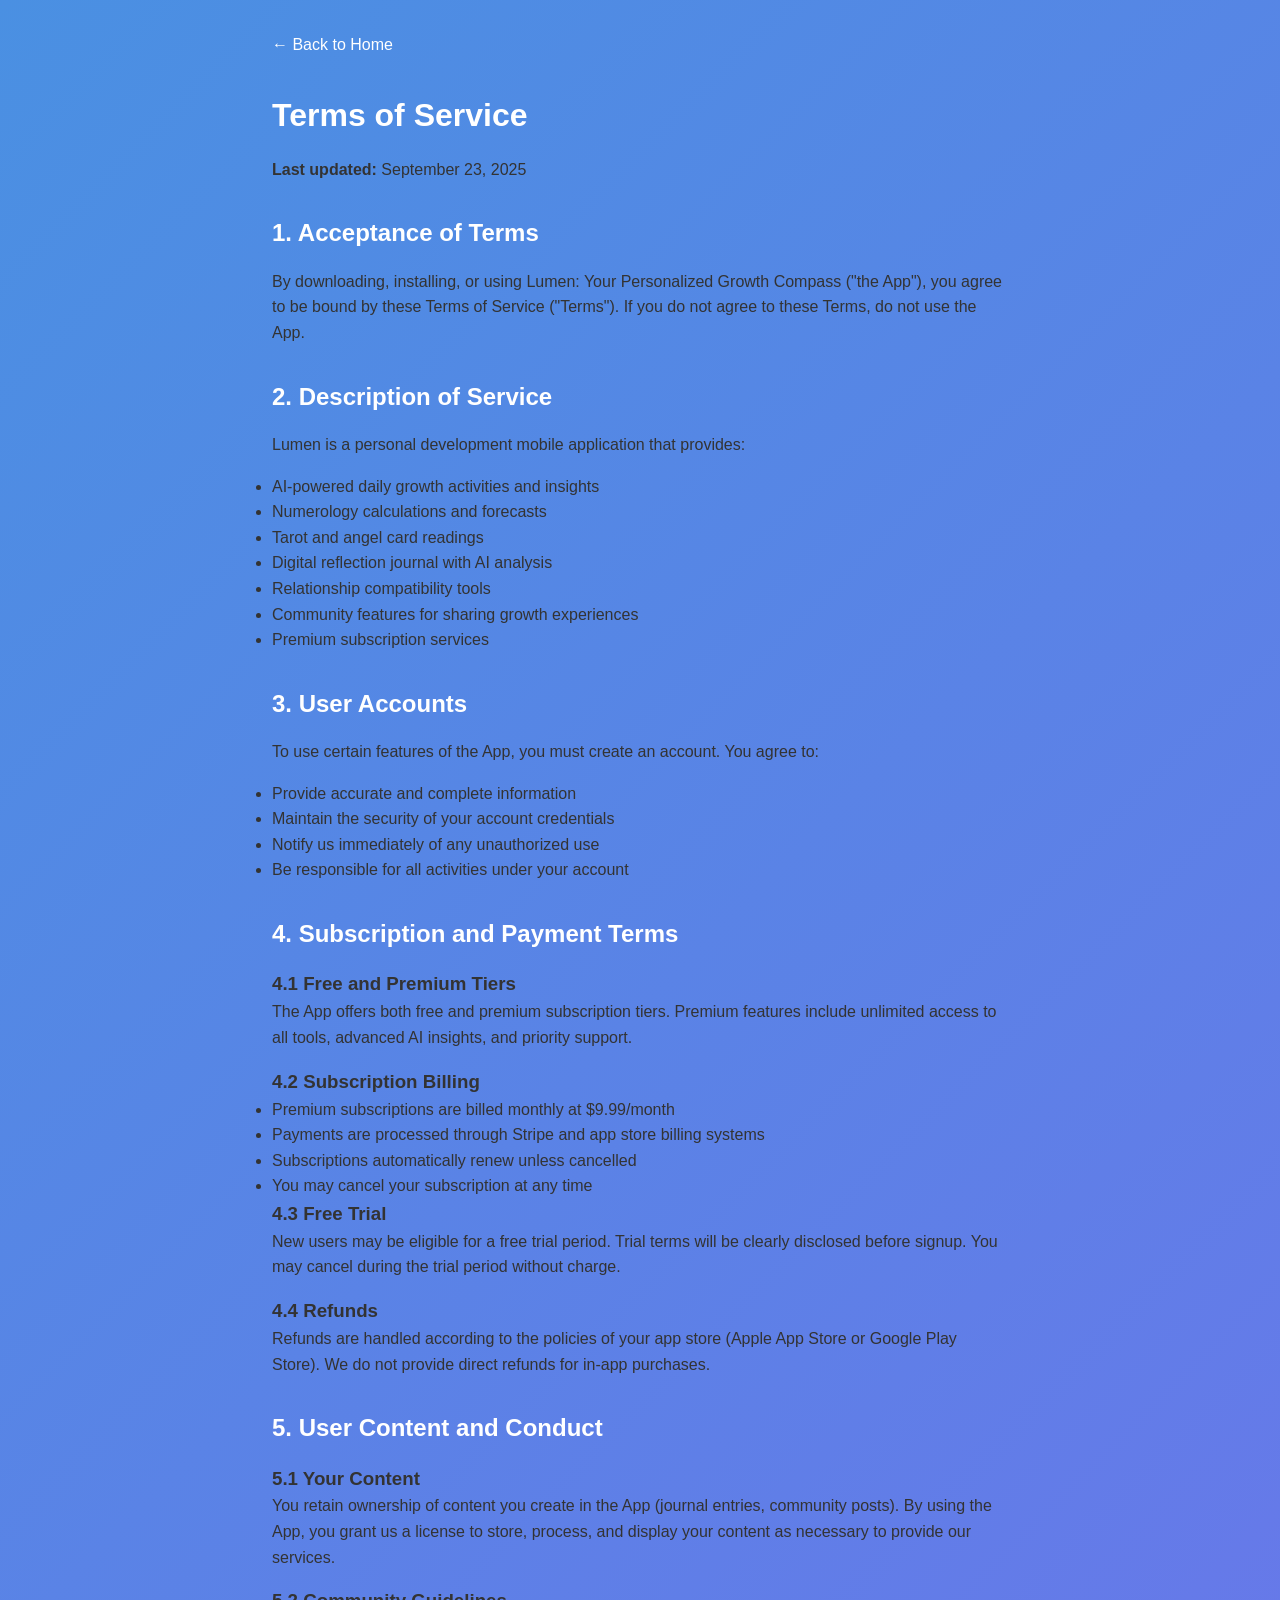
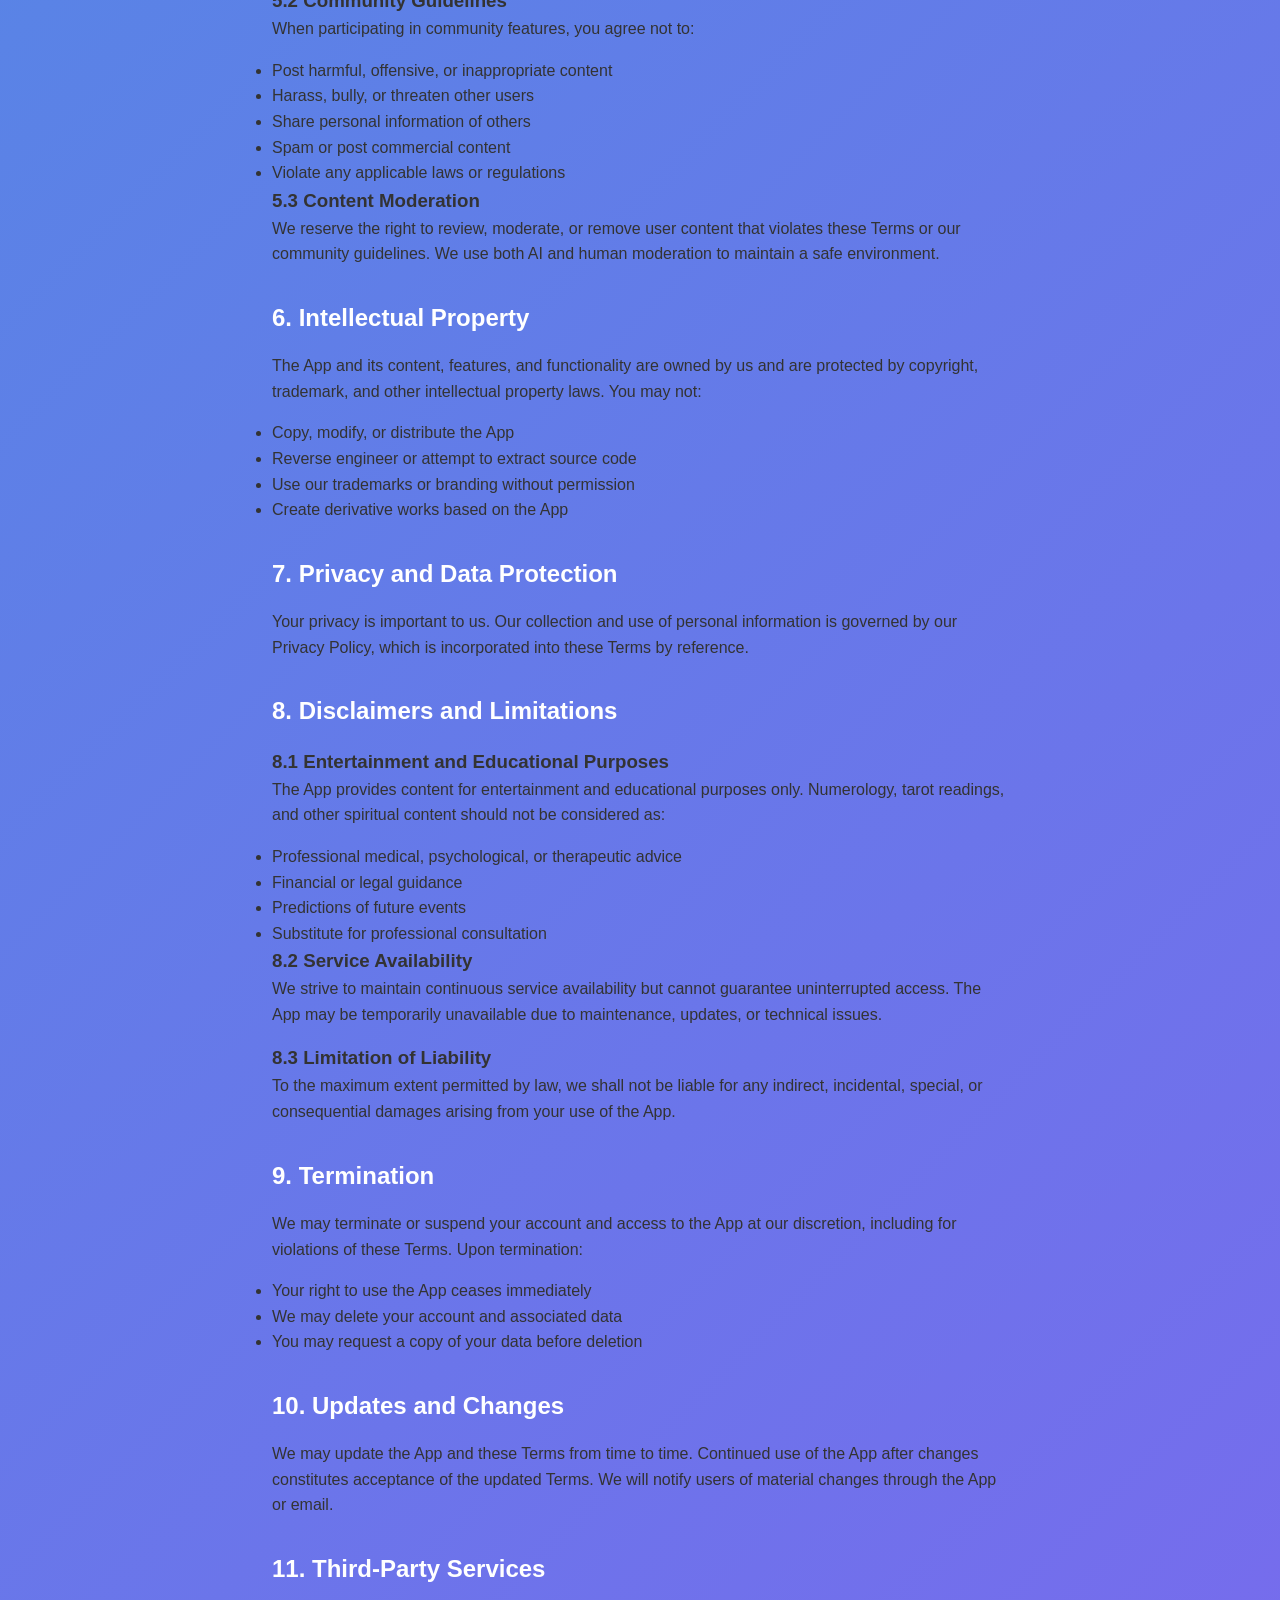
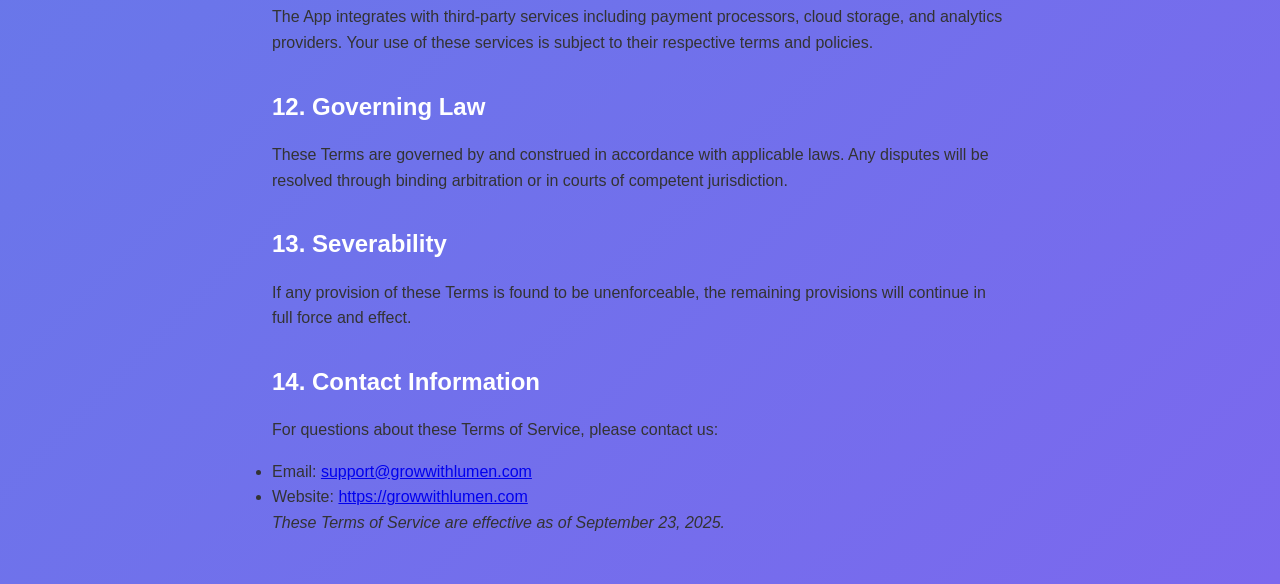
<file: terms-of-service.html>
<!DOCTYPE html>
<html lang="en">
<head>
    <meta charset="UTF-8">
    <meta name="viewport" content="width=device-width, initial-scale=1.0">
    <title>Terms of Service - Lumen: Your Personalized Growth Compass</title>
    <link rel="stylesheet" href="styles.css">
    <style>
        .legal-content {
            max-width: 800px;
            margin: 0 auto;
            padding: 2rem;
            line-height: 1.6;
            color: #333;
        }
        .legal-content h1 {
            color: #fff;
            margin-bottom: 1rem;
        }
        .legal-content h2 {
            color: #fff;
            margin-top: 2rem;
            margin-bottom: 1rem;
        }
        .legal-content p {
            margin-bottom: 1rem;
        }
        .back-link {
            display: inline-block;
            margin-bottom: 2rem;
            color: #fff;
            text-decoration: none;
            font-weight: 500;
        }
        .back-link:hover {
            text-decoration: underline;
        }
    </style>
</head>
<body>
    <div class="legal-content">
        <a href="index.html" class="back-link">← Back to Home</a>
        
        <h1>Terms of Service</h1>
        <p><strong>Last updated:</strong> September 23, 2025</p>
        
        <h2>1. Acceptance of Terms</h2>
        <p>By downloading, installing, or using Lumen: Your Personalized Growth Compass ("the App"), you agree to be bound by these Terms of Service ("Terms"). If you do not agree to these Terms, do not use the App.</p>
        
        <h2>2. Description of Service</h2>
        <p>Lumen is a personal development mobile application that provides:</p>
        <ul>
            <li>AI-powered daily growth activities and insights</li>
            <li>Numerology calculations and forecasts</li>
            <li>Tarot and angel card readings</li>
            <li>Digital reflection journal with AI analysis</li>
            <li>Relationship compatibility tools</li>
            <li>Community features for sharing growth experiences</li>
            <li>Premium subscription services</li>
        </ul>
        
        <h2>3. User Accounts</h2>
        <p>To use certain features of the App, you must create an account. You agree to:</p>
        <ul>
            <li>Provide accurate and complete information</li>
            <li>Maintain the security of your account credentials</li>
            <li>Notify us immediately of any unauthorized use</li>
            <li>Be responsible for all activities under your account</li>
        </ul>
        
        <h2>4. Subscription and Payment Terms</h2>
        
        <h3>4.1 Free and Premium Tiers</h3>
        <p>The App offers both free and premium subscription tiers. Premium features include unlimited access to all tools, advanced AI insights, and priority support.</p>
        
        <h3>4.2 Subscription Billing</h3>
        <ul>
            <li>Premium subscriptions are billed monthly at $9.99/month</li>
            <li>Payments are processed through Stripe and app store billing systems</li>
            <li>Subscriptions automatically renew unless cancelled</li>
            <li>You may cancel your subscription at any time</li>
        </ul>
        
        <h3>4.3 Free Trial</h3>
        <p>New users may be eligible for a free trial period. Trial terms will be clearly disclosed before signup. You may cancel during the trial period without charge.</p>
        
        <h3>4.4 Refunds</h3>
        <p>Refunds are handled according to the policies of your app store (Apple App Store or Google Play Store). We do not provide direct refunds for in-app purchases.</p>
        
        <h2>5. User Content and Conduct</h2>
        
        <h3>5.1 Your Content</h3>
        <p>You retain ownership of content you create in the App (journal entries, community posts). By using the App, you grant us a license to store, process, and display your content as necessary to provide our services.</p>
        
        <h3>5.2 Community Guidelines</h3>
        <p>When participating in community features, you agree not to:</p>
        <ul>
            <li>Post harmful, offensive, or inappropriate content</li>
            <li>Harass, bully, or threaten other users</li>
            <li>Share personal information of others</li>
            <li>Spam or post commercial content</li>
            <li>Violate any applicable laws or regulations</li>
        </ul>
        
        <h3>5.3 Content Moderation</h3>
        <p>We reserve the right to review, moderate, or remove user content that violates these Terms or our community guidelines. We use both AI and human moderation to maintain a safe environment.</p>
        
        <h2>6. Intellectual Property</h2>
        <p>The App and its content, features, and functionality are owned by us and are protected by copyright, trademark, and other intellectual property laws. You may not:</p>
        <ul>
            <li>Copy, modify, or distribute the App</li>
            <li>Reverse engineer or attempt to extract source code</li>
            <li>Use our trademarks or branding without permission</li>
            <li>Create derivative works based on the App</li>
        </ul>
        
        <h2>7. Privacy and Data Protection</h2>
        <p>Your privacy is important to us. Our collection and use of personal information is governed by our Privacy Policy, which is incorporated into these Terms by reference.</p>
        
        <h2>8. Disclaimers and Limitations</h2>
        
        <h3>8.1 Entertainment and Educational Purposes</h3>
        <p>The App provides content for entertainment and educational purposes only. Numerology, tarot readings, and other spiritual content should not be considered as:</p>
        <ul>
            <li>Professional medical, psychological, or therapeutic advice</li>
            <li>Financial or legal guidance</li>
            <li>Predictions of future events</li>
            <li>Substitute for professional consultation</li>
        </ul>
        
        <h3>8.2 Service Availability</h3>
        <p>We strive to maintain continuous service availability but cannot guarantee uninterrupted access. The App may be temporarily unavailable due to maintenance, updates, or technical issues.</p>
        
        <h3>8.3 Limitation of Liability</h3>
        <p>To the maximum extent permitted by law, we shall not be liable for any indirect, incidental, special, or consequential damages arising from your use of the App.</p>
        
        <h2>9. Termination</h2>
        <p>We may terminate or suspend your account and access to the App at our discretion, including for violations of these Terms. Upon termination:</p>
        <ul>
            <li>Your right to use the App ceases immediately</li>
            <li>We may delete your account and associated data</li>
            <li>You may request a copy of your data before deletion</li>
        </ul>
        
        <h2>10. Updates and Changes</h2>
        <p>We may update the App and these Terms from time to time. Continued use of the App after changes constitutes acceptance of the updated Terms. We will notify users of material changes through the App or email.</p>
        
        <h2>11. Third-Party Services</h2>
        <p>The App integrates with third-party services including payment processors, cloud storage, and analytics providers. Your use of these services is subject to their respective terms and policies.</p>
        
        <h2>12. Governing Law</h2>
        <p>These Terms are governed by and construed in accordance with applicable laws. Any disputes will be resolved through binding arbitration or in courts of competent jurisdiction.</p>
        
        <h2>13. Severability</h2>
        <p>If any provision of these Terms is found to be unenforceable, the remaining provisions will continue in full force and effect.</p>
        
        <h2>14. Contact Information</h2>
        <p>For questions about these Terms of Service, please contact us:</p>
        <ul>
            <li>Email: <a href="mailto:support@growwithlumen.com">support@growwithlumen.com</a></li>
            <li>Website: <a href="https://growwithlumen.com">https://growwithlumen.com</a></li>
        </ul>
        
        <p><em>These Terms of Service are effective as of September 23, 2025.</em></p>
    </div>
    
    <!-- Intercom Chat Widget -->
    <script>
      window.intercomSettings = {
        api_base: "https://api-iam.intercom.io",
        app_id: "ft4amfw8"
      };
    </script>
    <script>
      // We pre-filled your app ID in the widget URL: 'https://widget.intercom.io/widget/ft4amfw8'
      (function(){var w=window;var ic=w.Intercom;if(typeof ic==="function"){ic('reattach_activator');ic('update',w.intercomSettings);}else{var d=document;var i=function(){i.c(arguments);};i.q=[];i.c=function(args){i.q.push(args);};w.Intercom=i;var l=function(){var s=d.createElement('script');s.type='text/javascript';s.async=true;s.src='https://widget.intercom.io/widget/ft4amfw8';var x=d.getElementsByTagName('script')[0];x.parentNode.insertBefore(s,x);};if(document.readyState==='complete'){l();}else if(w.attachEvent){w.attachEvent('onload',l);}else{w.addEventListener('load',l,false);}}})();
    </script>
</body>
</html>
</file>
<file: styles.css>
/* Reset and Base Styles */
* {
    margin: 0;
    padding: 0;
    box-sizing: border-box;
}

body {
    font-family: 'Inter', sans-serif;
    line-height: 1.6;
    color: #333;
    background: linear-gradient(135deg, #4A90E2 0%, #7B68EE 100%);
    min-height: 100vh;
}

.container {
    max-width: 1200px;
    margin: 0 auto;
    padding: 0 20px;
}

/* Header */
.header {
    position: fixed;
    top: 0;
    left: 0;
    right: 0;
    background: rgba(255, 255, 255, 0.95);
    backdrop-filter: blur(10px);
    z-index: 1000;
    box-shadow: 0 2px 20px rgba(0, 0, 0, 0.1);
}

.nav-container {
    max-width: 1200px;
    margin: 0 auto;
    padding: 0 20px;
    display: flex;
    justify-content: space-between;
    align-items: center;
    height: 70px;
}

.nav-logo {
    display: flex;
    align-items: center;
    gap: 12px;
}

.logo {
    width: 40px;
    height: 40px;
    border-radius: 8px;
}

.logo-text {
    font-size: 24px;
    font-weight: 700;
    color: #4A90E2;
}

.nav-links {
    display: flex;
    gap: 30px;
}

.nav-link {
    text-decoration: none;
    color: #333;
    font-weight: 500;
    transition: color 0.3s ease;
}

.nav-link:hover {
    color: #4A90E2;
}

/* Hero Section */
.hero {
    padding: 120px 0 80px;
    background: linear-gradient(135deg, #4A90E2 0%, #7B68EE 100%);
    color: white;
    overflow: hidden;
}

.hero-container {
    max-width: 1200px;
    margin: 0 auto;
    padding: 0 20px;
    display: grid;
    grid-template-columns: 1fr 1fr;
    gap: 60px;
    align-items: center;
}

.hero-title {
    font-size: 3.5rem;
    font-weight: 700;
    line-height: 1.2;
    margin-bottom: 20px;
    background: linear-gradient(45deg, #ffffff, #f8f9ff);
    -webkit-background-clip: text;
    -webkit-text-fill-color: transparent;
    background-clip: text;
}

.hero-subtitle {
    font-size: 1.25rem;
    margin-bottom: 40px;
    opacity: 0.9;
    line-height: 1.6;
}

.hero-buttons {
    display: flex;
    gap: 20px;
    flex-wrap: wrap;
}

.btn {
    display: inline-flex;
    align-items: center;
    gap: 10px;
    padding: 15px 30px;
    border-radius: 12px;
    text-decoration: none;
    font-weight: 600;
    transition: all 0.3s ease;
    border: none;
    cursor: pointer;
    font-size: 16px;
}

.btn-primary {
    background: white;
    color: #4A90E2;
    box-shadow: 0 4px 20px rgba(0, 0, 0, 0.1);
}

.btn-primary:hover {
    transform: translateY(-2px);
    box-shadow: 0 8px 30px rgba(0, 0, 0, 0.15);
}

.btn-secondary {
    background: rgba(255, 255, 255, 0.1);
    color: white;
    border: 2px solid rgba(255, 255, 255, 0.3);
}

.btn-secondary:hover {
    background: rgba(255, 255, 255, 0.2);
    transform: translateY(-2px);
}

.btn-outline {
    background: transparent;
    color: #4A90E2;
    border: 2px solid #4A90E2;
}

.btn-outline:hover {
    background: #4A90E2;
    color: white;
}

/* Phone Mockup */
.hero-image {
    display: flex;
    justify-content: center;
    align-items: center;
}

.phone-mockup {
    position: relative;
    width: 300px;
    height: 600px;
    background: #333;
    border-radius: 30px;
    padding: 20px;
    box-shadow: 0 20px 60px rgba(0, 0, 0, 0.3);
    transform: rotate(-5deg);
    animation: float 6s ease-in-out infinite;
}

.phone-screen {
    width: 100%;
    height: 100%;
    background: linear-gradient(135deg, #4A90E2 0%, #7B68EE 100%);
    border-radius: 20px;
    overflow: hidden;
    position: relative;
}

.app-mockup-content {
    width: 100%;
    height: 100%;
    padding: 20px;
    color: white;
    display: flex;
    flex-direction: column;
}

.mockup-header {
    display: flex;
    justify-content: space-between;
    align-items: center;
    background: rgba(255, 255, 255, 0.1);
    padding: 8px 16px;
    border-radius: 8px;
    margin-bottom: 20px;
    font-size: 12px;
}

.mockup-app-header {
    background: rgba(255, 255, 255, 0.9);
    color: #333;
    padding: 16px;
    border-radius: 12px;
    margin-bottom: 20px;
}

.mockup-app-header h3 {
    margin: 0;
    font-size: 18px;
    font-weight: bold;
}

.mockup-app-header p {
    margin: 4px 0 0 0;
    font-size: 14px;
    opacity: 0.7;
}

.mockup-cards {
    flex: 1;
    display: flex;
    flex-direction: column;
    gap: 12px;
}

.mockup-card {
    background: rgba(255, 255, 255, 0.9);
    color: #333;
    padding: 16px;
    border-radius: 12px;
    font-weight: 500;
    font-size: 14px;
}

.mockup-card-row {
    display: flex;
    gap: 12px;
}

.mockup-card.small {
    flex: 1;
    padding: 12px;
    font-size: 12px;
}

@keyframes float {
    0%, 100% { transform: rotate(-5deg) translateY(0px); }
    50% { transform: rotate(-5deg) translateY(-20px); }
}

/* Features Section */
.features {
    padding: 100px 0;
    background: white;
}

.section-title {
    text-align: center;
    font-size: 2.5rem;
    font-weight: 700;
    margin-bottom: 60px;
    color: #333;
}

.features-grid {
    display: grid;
    grid-template-columns: repeat(auto-fit, minmax(350px, 1fr));
    gap: 40px;
}

.feature-card {
    background: white;
    padding: 40px 30px;
    border-radius: 20px;
    box-shadow: 0 10px 40px rgba(0, 0, 0, 0.1);
    text-align: center;
    transition: transform 0.3s ease, box-shadow 0.3s ease;
    border: 1px solid rgba(74, 144, 226, 0.1);
}

.feature-card:hover {
    transform: translateY(-10px);
    box-shadow: 0 20px 60px rgba(0, 0, 0, 0.15);
}

.feature-icon {
    width: 80px;
    height: 80px;
    background: linear-gradient(135deg, #4A90E2, #7B68EE);
    border-radius: 20px;
    display: flex;
    align-items: center;
    justify-content: center;
    margin: 0 auto 20px;
    color: white;
    font-size: 2rem;
}

.feature-title {
    font-size: 1.5rem;
    font-weight: 600;
    margin-bottom: 15px;
    color: #333;
}

.feature-description {
    color: #666;
    line-height: 1.6;
}

/* About Section */
.about {
    padding: 100px 0;
    background: linear-gradient(135deg, #f8f9ff 0%, #e8f2ff 100%);
}

.about-content {
    display: grid;
    grid-template-columns: 1fr 1fr;
    gap: 60px;
    align-items: center;
}

.about-description {
    font-size: 1.1rem;
    color: #666;
    margin-bottom: 40px;
    line-height: 1.7;
}

.about-features {
    display: flex;
    flex-direction: column;
    gap: 20px;
}

.about-feature {
    display: flex;
    align-items: center;
    gap: 15px;
    font-weight: 500;
    color: #333;
}

.about-feature i {
    color: #4A90E2;
    font-size: 1.2rem;
}

.about-image {
    position: relative;
    display: flex;
    justify-content: center;
    align-items: center;
}

.gradient-circle {
    position: absolute;
    width: 400px;
    height: 400px;
    background: linear-gradient(135deg, #4A90E2, #7B68EE);
    border-radius: 50%;
    opacity: 0.1;
    animation: pulse 4s ease-in-out infinite;
}

.meditation-illustration {
    width: 300px;
    height: 300px;
    position: relative;
    z-index: 1;
    display: flex;
    align-items: center;
    justify-content: center;
}

.meditation-figure {
    position: relative;
    z-index: 2;
}

.meditation-head {
    width: 60px;
    height: 60px;
    background: #4A90E2;
    border-radius: 50%;
    margin: 0 auto 10px;
}

.meditation-body {
    width: 40px;
    height: 80px;
    background: #4A90E2;
    margin: 0 auto 10px;
    border-radius: 20px;
}

.meditation-arms {
    width: 80px;
    height: 30px;
    background: #4A90E2;
    margin: -20px auto 10px;
    border-radius: 15px;
    position: relative;
}

.meditation-arms::before,
.meditation-arms::after {
    content: '';
    position: absolute;
    width: 25px;
    height: 25px;
    background: #4A90E2;
    border-radius: 50%;
    top: 2px;
}

.meditation-arms::before {
    left: -10px;
}

.meditation-arms::after {
    right: -10px;
}

.meditation-legs {
    width: 80px;
    height: 30px;
    background: #4A90E2;
    margin: 0 auto;
    border-radius: 15px;
}

.meditation-aura {
    position: absolute;
    top: 50%;
    left: 50%;
    transform: translate(-50%, -50%);
    width: 200px;
    height: 200px;
    border: 2px solid rgba(74, 144, 226, 0.3);
    border-radius: 50%;
    animation: pulse 4s ease-in-out infinite;
}

.meditation-aura::before,
.meditation-aura::after {
    content: '';
    position: absolute;
    top: 50%;
    left: 50%;
    transform: translate(-50%, -50%);
    border: 2px solid rgba(74, 144, 226, 0.2);
    border-radius: 50%;
}

.meditation-aura::before {
    width: 240px;
    height: 240px;
    animation: pulse 4s ease-in-out infinite 1s;
}

.meditation-aura::after {
    width: 280px;
    height: 280px;
    animation: pulse 4s ease-in-out infinite 2s;
}

@keyframes pulse {
    0%, 100% { transform: scale(1); }
    50% { transform: scale(1.1); }
}

/* Pricing Section */
.pricing {
    padding: 100px 0;
    background: white;
}

.pricing-cards {
    display: grid;
    grid-template-columns: repeat(auto-fit, minmax(300px, 1fr));
    gap: 40px;
    max-width: 800px;
    margin: 0 auto;
}

.pricing-card {
    background: white;
    padding: 40px 30px;
    border-radius: 20px;
    box-shadow: 0 10px 40px rgba(0, 0, 0, 0.1);
    text-align: center;
    position: relative;
    border: 2px solid transparent;
    transition: all 0.3s ease;
}

.pricing-card.featured {
    border-color: #4A90E2;
    transform: scale(1.05);
}

.pricing-badge {
    position: absolute;
    top: -15px;
    left: 50%;
    transform: translateX(-50%);
    background: #4A90E2;
    color: white;
    padding: 8px 20px;
    border-radius: 20px;
    font-size: 0.9rem;
    font-weight: 600;
}

.pricing-title {
    font-size: 1.5rem;
    font-weight: 600;
    margin-bottom: 10px;
    color: #333;
}

.pricing-price {
    font-size: 3rem;
    font-weight: 700;
    color: #4A90E2;
    margin-bottom: 30px;
}

.pricing-price span {
    font-size: 1rem;
    color: #666;
}

.pricing-features {
    list-style: none;
    margin-bottom: 30px;
}

.pricing-features li {
    padding: 10px 0;
    color: #666;
    border-bottom: 1px solid #f0f0f0;
}

.pricing-features li:last-child {
    border-bottom: none;
}

/* Download Section */
.download {
    padding: 100px 0;
    background: linear-gradient(135deg, #4A90E2 0%, #7B68EE 100%);
    color: white;
    text-align: center;
}

.download-subtitle {
    font-size: 1.2rem;
    margin-bottom: 50px;
    opacity: 0.9;
}

.download-buttons {
    display: flex;
    justify-content: center;
    gap: 30px;
    flex-wrap: wrap;
}

.download-btn {
    display: inline-block;
    text-decoration: none;
    transition: transform 0.3s ease;
}

.download-btn:hover {
    transform: scale(1.05);
}

.app-store-btn,
.google-play-btn {
    background: #000;
    color: white;
    padding: 12px 20px;
    border-radius: 8px;
    min-width: 200px;
    height: 60px;
    display: flex;
    align-items: center;
    justify-content: center;
}

.badge-content {
    display: flex;
    align-items: center;
    gap: 12px;
}

.badge-icon {
    font-size: 24px;
}

.badge-text {
    text-align: left;
}

.badge-small {
    font-size: 10px;
    opacity: 0.8;
    line-height: 1;
}

.badge-large {
    font-size: 16px;
    font-weight: bold;
    line-height: 1;
    margin-top: 2px;
}

/* Footer */
.footer {
    background: #1a1a1a;
    color: white;
    padding: 60px 0 20px;
}

.footer-content {
    display: grid;
    grid-template-columns: 1fr 2fr 1fr;
    gap: 40px;
    align-items: center;
    margin-bottom: 40px;
}

.footer-logo {
    display: flex;
    align-items: center;
    gap: 12px;
}

.footer-links {
    display: flex;
    justify-content: center;
    gap: 30px;
    flex-wrap: wrap;
}

.footer-link {
    color: #fff;
    text-decoration: none;
    transition: color 0.3s ease;
}

.footer-link:hover {
    color: #87CEEB;
}

.footer-social {
    display: flex;
    justify-content: flex-end;
    gap: 20px;
}

.social-link {
    color: #ccc;
    font-size: 1.2rem;
    transition: color 0.3s ease;
}

.social-link:hover {
    color: #4A90E2;
}

.footer-bottom {
    text-align: center;
    padding-top: 20px;
    border-top: 1px solid #333;
    color: #999;
}

/* Responsive Design */
@media (max-width: 768px) {
    .hero-container {
        grid-template-columns: 1fr;
        text-align: center;
    }
    
    .hero-title {
        font-size: 2.5rem;
    }
    
    .about-content {
        grid-template-columns: 1fr;
        text-align: center;
    }
    
    .features-grid {
        grid-template-columns: 1fr;
    }
    
    .nav-links {
        display: none;
    }
    
    .footer-content {
        grid-template-columns: 1fr;
        text-align: center;
        gap: 30px;
    }
    
    .footer-social {
        justify-content: center;
    }
    
    .download-buttons {
        flex-direction: column;
        align-items: center;
    }
}
</file>
